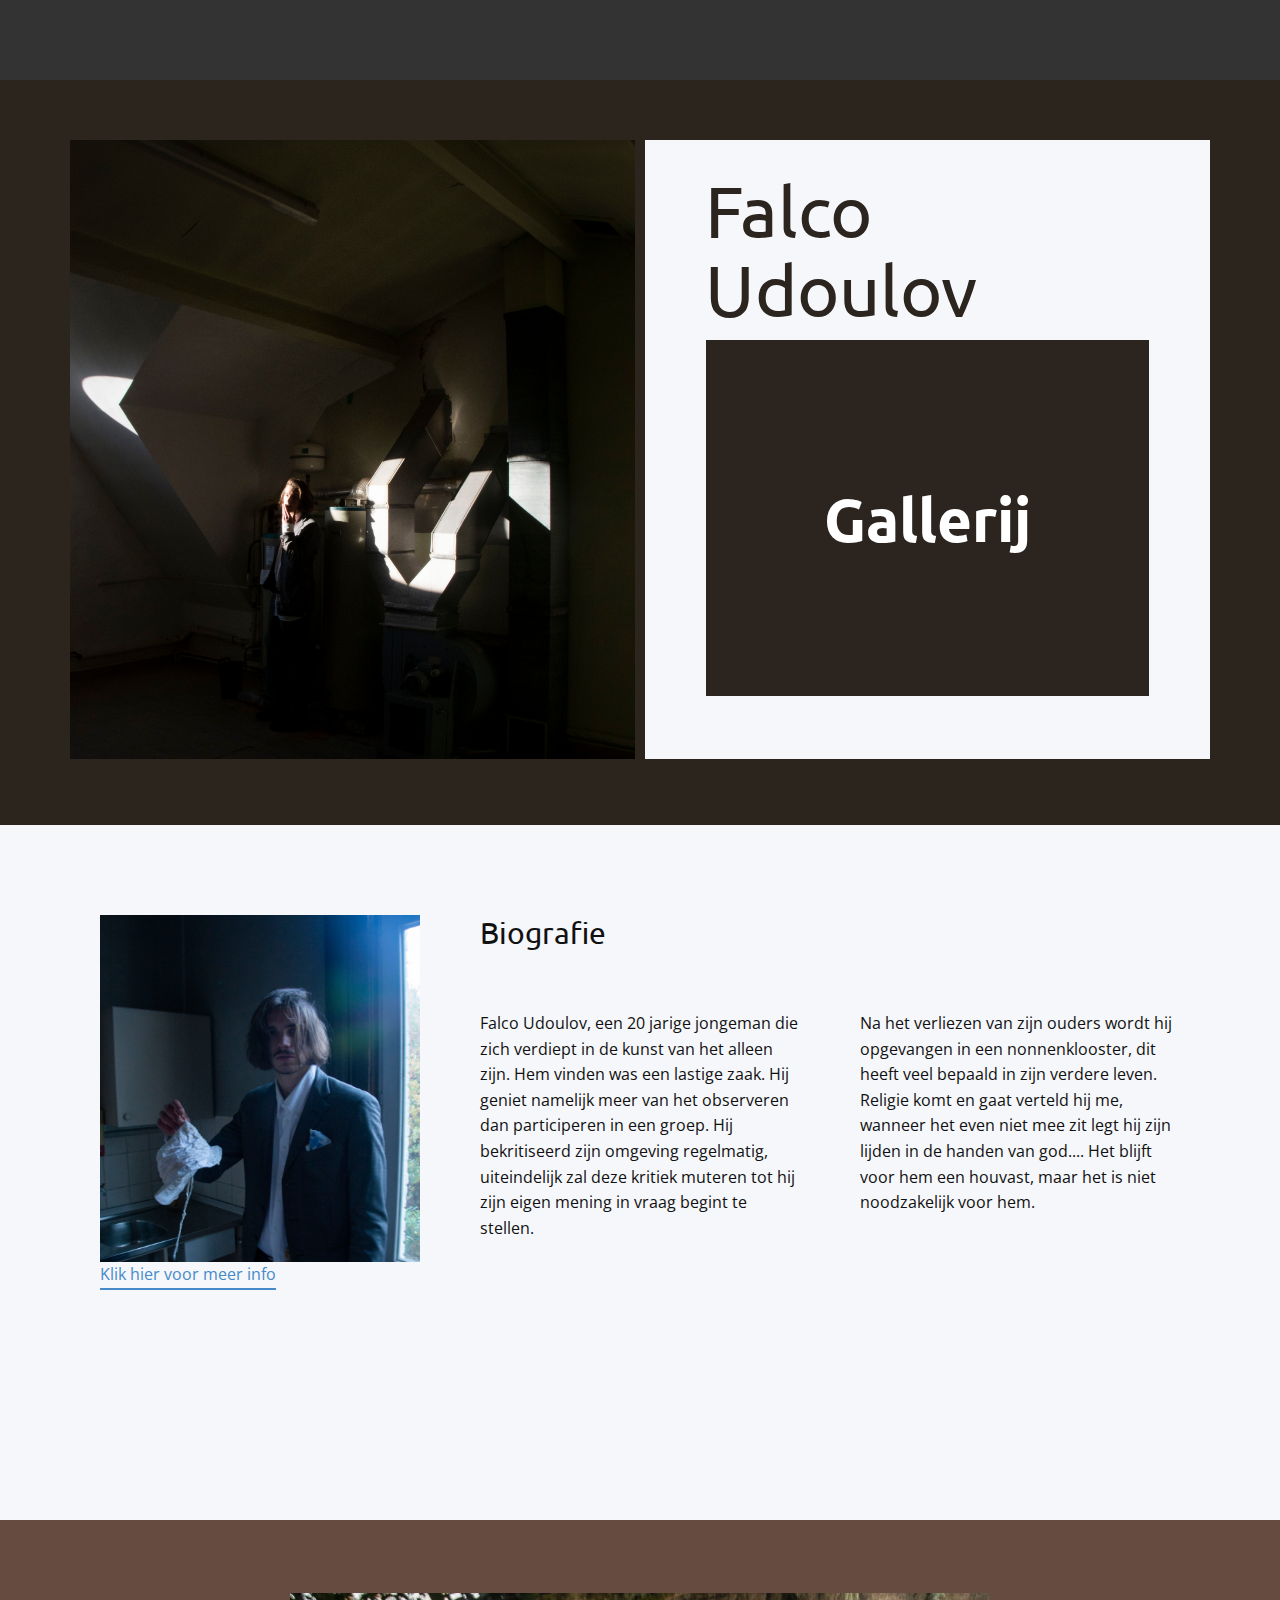
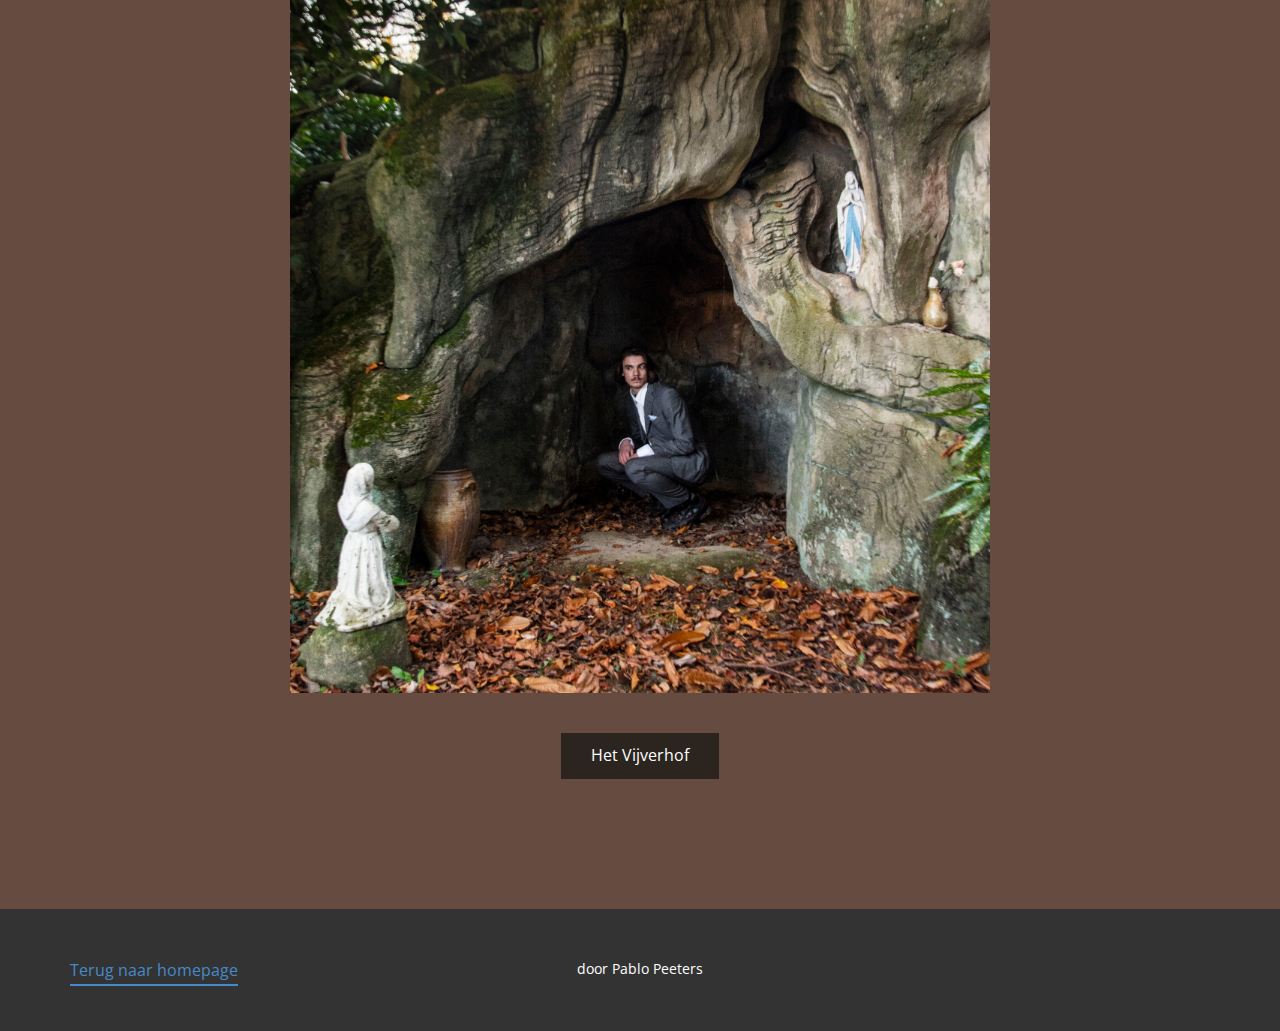
<file: index.html>
<!DOCTYPE html>
<html style="font-size: 16px;">
  <head>
    <meta name="viewport" content="width=device-width, initial-scale=1.0">
    <meta charset="utf-8">
    <meta name="keywords" content="Falco Udoulov">
    <meta name="description" content="">
    <meta name="page_type" content="np-template-header-footer-from-plugin">
    <title>Homepage</title>
    <link rel="stylesheet" href="falcon.css" media="screen">
<link rel="stylesheet" href="Homepage.css" media="screen">
    <script class="u-script" type="text/javascript" src="jquery.js" defer=""></script>
    <script class="u-script" type="text/javascript" src="falcon.js" defer=""></script>
    <meta name="generator" content="falcon 3.0.9, falcon.com">
    <link id="u-theme-google-font" rel="stylesheet" href="https://fonts.googleapis.com/css?family=Roboto:100,100i,300,300i,400,400i,500,500i,700,700i,900,900i|Open+Sans:300,300i,400,400i,600,600i,700,700i,800,800i">
    <link id="u-page-google-font" rel="stylesheet" href="https://fonts.googleapis.com/css?family=Ubuntu:300,300i,400,400i,500,500i,700,700i">
    
    
    
    
    <script type="application/ld+json">{
		"@context": "http://schema.org",
		"@type": "Organization",
		"name": "",
		"url": "index.html"
}</script>
    <meta property="og:title" content="Homepage">
    <meta property="og:type" content="website">
    <meta name="theme-color" content="#478ac9">
    <link rel="canonical" href="index.html">
    <meta property="og:url" content="index.html">
  </head>
  <body data-home-page="Homepage.html" data-home-page-title="Homepage" class="u-body"><header class="u-align-left u-clearfix u-grey-80 u-header u-header" id="sec-ec3d"><div class="u-clearfix u-sheet u-sheet-1"></div></header>
    <section class="u-clearfix u-custom-color-1 u-section-1" id="sec-c06d">
      <div class="u-clearfix u-sheet u-sheet-1">
        <div class="u-clearfix u-expanded-width u-gutter-10 u-layout-wrap u-layout-wrap-1">
          <div class="u-gutter-0 u-layout">
            <div class="u-layout-row" style="">
              <div class="u-size-30 u-size-60-md" style="">
                <div class="u-layout-row" style="">
                  <div class="u-align-left u-container-style u-image u-layout-cell u-left-cell u-size-60 u-image-1" src="">
                    <div class="u-container-layout u-valign-middle u-container-layout-1" src=""></div>
                  </div>
                </div>
              </div>
              <div class="u-size-30 u-size-60-md" style="">
                <div class="u-layout-col" style="">
                  <div class="u-align-left u-container-style u-layout-cell u-palette-5-light-3 u-right-cell u-size-60 u-layout-cell-2">
                    <div class="u-container-layout u-valign-top u-container-layout-2">
                      <h1 class="u-custom-font u-font-ubuntu u-text u-text-custom-color-2 u-title u-text-1">Falco Udoulov</h1>
                      <a href="Pagina-2.html" data-page-id="785925961" class="u-btn u-button-style u-custom-color-2 u-custom-font u-font-ubuntu u-btn-1">Gallerij</a>
                    </div>
                  </div>
                </div>
              </div>
            </div>
          </div>
        </div>
      </div>
    </section>
    <section class="u-clearfix u-palette-5-light-3 u-section-2" id="sec-642a">
      <div class="u-clearfix u-sheet u-sheet-1">
        <div class="u-clearfix u-expanded-width u-gutter-0 u-layout-spacing-vertical u-layout-wrap u-layout-wrap-1">
          <div class="u-layout">
            <div class="u-layout-row">
              <div class="u-size-20 u-size-60-md">
                <div class="u-layout-row">
                  <div class="u-container-style u-expand-resize u-layout-cell u-left-cell u-size-60 u-layout-cell-1" src="">
                    <div class="u-container-layout u-valign-top u-container-layout-1">
                      <img class="u-expanded-width u-image u-image-1" src="images/FALCO.JPG">
                      <a href="Pagina-1.html" data-page-id="2829507504" class="u-active-none u-border-2 u-border-palette-1-base u-btn u-btn-rectangle u-button-style u-hover-none u-none u-btn-1">Klik hier voor meer info</a>
                    </div>
                  </div>
                </div>
              </div>
              <div class="u-size-40 u-size-60-md">
                <div class="u-layout-col">
                  <div class="u-size-40">
                    <div class="u-layout-row">
                      <div class="u-align-left u-container-style u-layout-cell u-right-cell u-size-60 u-layout-cell-2">
                        <div class="u-container-layout u-valign-middle u-container-layout-2">
                          <h3 class="u-custom-font u-font-ubuntu u-text u-text-1">Biografie</h3>
                        </div>
                      </div>
                    </div>
                  </div>
                  <div class="u-size-20">
                    <div class="u-layout-row">
                      <div class="u-align-left u-container-style u-layout-cell u-size-30 u-layout-cell-3">
                        <div class="u-container-layout u-valign-top u-container-layout-3">
                          <p class="u-text u-text-2">Falco Udoulov, een 20 jarige jongeman die zich verdiept in de kunst van het alleen zijn. Hem vinden was een lastige zaak. Hij geniet namelijk meer van het observeren dan participeren in een groep. Hij bekritiseerd zijn omgeving regelmatig, uiteindelijk zal deze kritiek muteren tot hij zijn eigen mening in vraag begint te stellen.</p>
                        </div>
                      </div>
                      <div class="u-align-left u-container-style u-layout-cell u-right-cell u-size-30 u-layout-cell-4">
                        <div class="u-container-layout u-container-layout-4">
                          <p class="u-text u-text-default u-text-3">Na het verliezen van zijn ouders wordt hij opgevangen in een nonnenklooster, dit heeft veel bepaald in zijn verdere leven. Religie komt en gaat verteld hij me, wanneer het even niet mee zit legt hij zijn lijden in de handen van god.... Het blijft voor hem een houvast, maar het is niet noodzakelijk voor hem.</p>
                        </div>
                      </div>
                    </div>
                  </div>
                </div>
              </div>
            </div>
          </div>
        </div>
      </div>
    </section>
    <section class="u-clearfix u-custom-color-13 u-section-3" id="sec-6abe">
      <div class="u-clearfix u-sheet u-sheet-1">
        <img src="images/FALCO_4.JPG" alt="" class="u-image u-image-default u-preserve-proportions u-image-1" data-image-width="3732" data-image-height="3732">
        <a href="Het-Vijverhof.html" data-page-id="2072408260" class="u-btn u-button-style u-custom-color-2 u-btn-1">Het Vijverhof<br>
        </a>
      </div>
    </section>
    
    
    <footer class="u-align-center u-clearfix u-footer u-grey-80 u-footer" id="sec-0969"><div class="u-clearfix u-sheet u-sheet-1">
        <p class="u-small-text u-text u-text-variant u-text-1">door Pablo Peeters</p>
        <a href="Homepage.html" data-page-id="2910201064" class="u-active-none u-border-2 u-border-palette-1-base u-btn u-btn-rectangle u-button-style u-hover-none u-none u-btn-1">Terug naar homepage</a>
      </div></footer>
    
  </body>
</html>
</file>
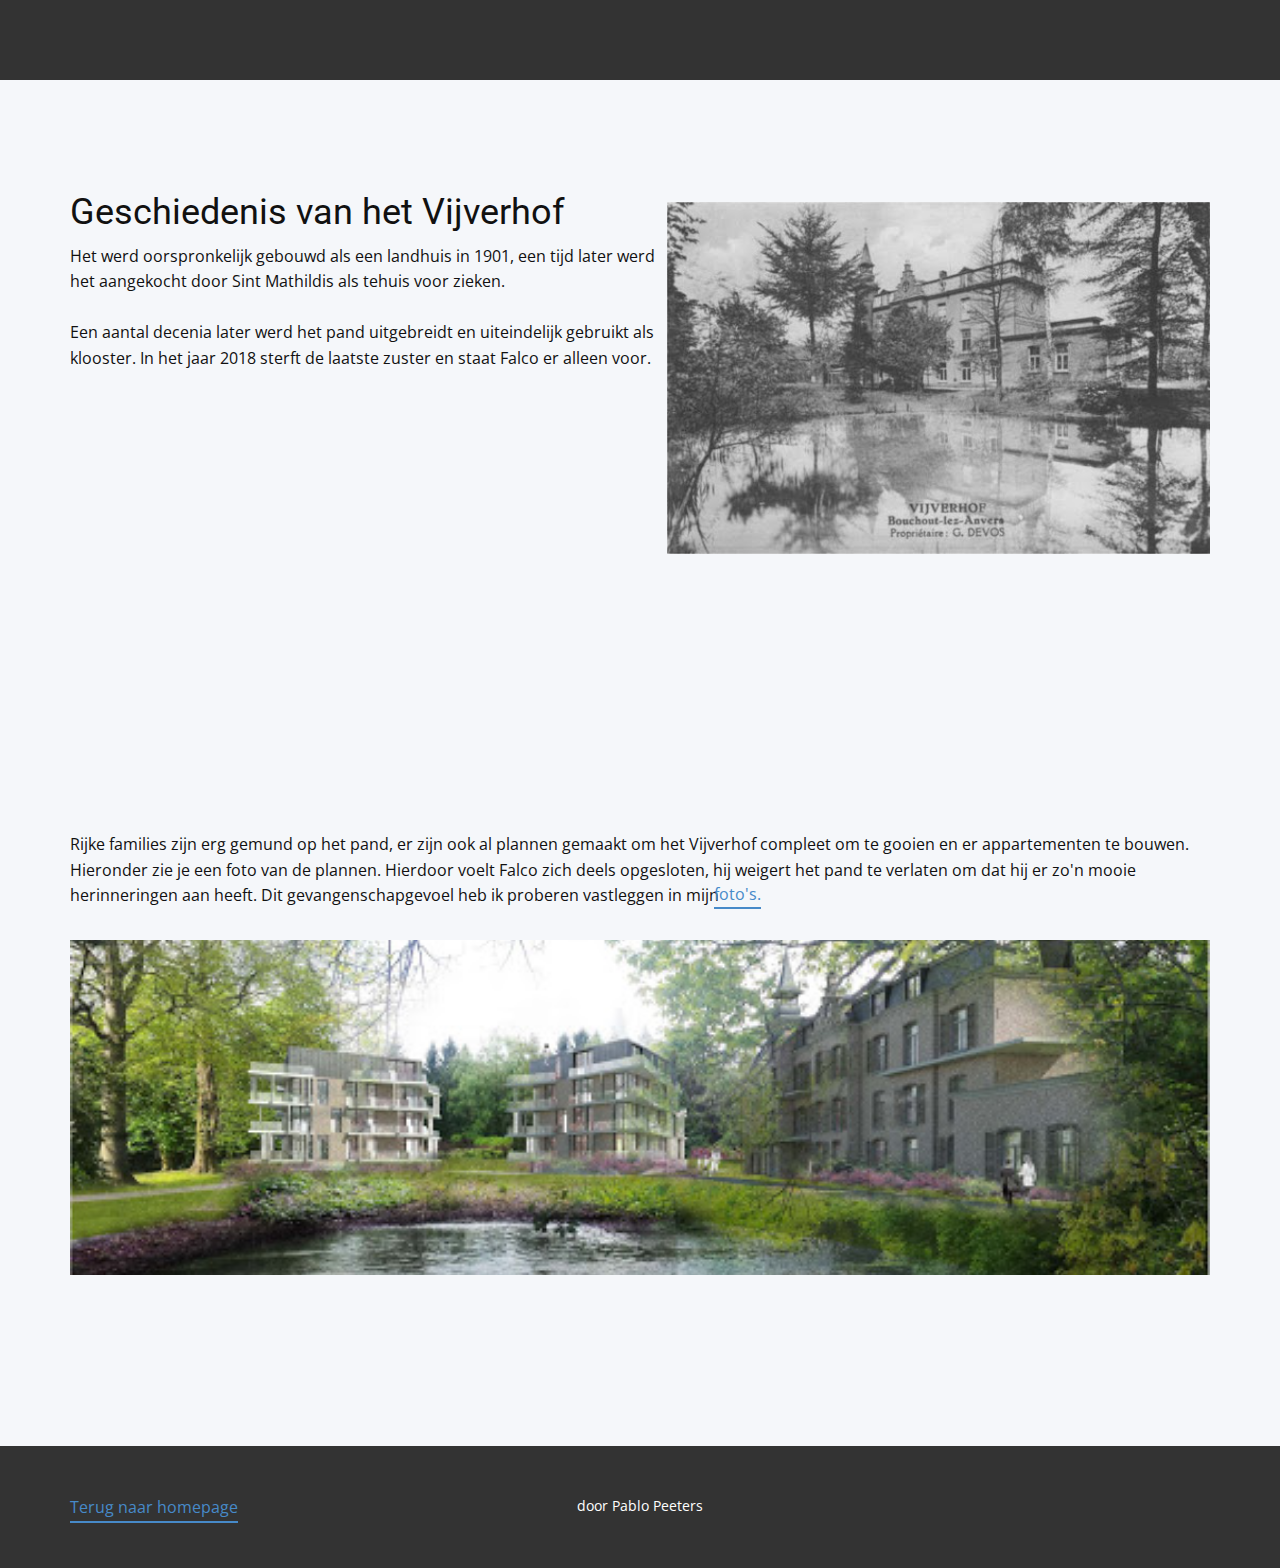
<file: Het-Vijverhof.html>
<!DOCTYPE html>
<html style="font-size: 16px;">
  <head>
    <meta name="viewport" content="width=device-width, initial-scale=1.0">
    <meta charset="utf-8">
    <meta name="keywords" content="INTUITIVE">
    <meta name="description" content="">
    <meta name="page_type" content="np-template-header-footer-from-plugin">
    <title>Het Vijverhof</title>
    <link rel="stylesheet" href="falcon.css" media="screen">
<link rel="stylesheet" href="Het-Vijverhof.css" media="screen">
    <script class="u-script" type="text/javascript" src="jquery.js" defer=""></script>
    <script class="u-script" type="text/javascript" src="falcon.js" defer=""></script>
    <meta name="generator" content="falcon 3.0.9, falcon.com">
    <link id="u-theme-google-font" rel="stylesheet" href="https://fonts.googleapis.com/css?family=Roboto:100,100i,300,300i,400,400i,500,500i,700,700i,900,900i|Open+Sans:300,300i,400,400i,600,600i,700,700i,800,800i">
    
    
    <script type="application/ld+json">{
		"@context": "http://schema.org",
		"@type": "Organization",
		"name": "",
		"url": "index.html"
}</script>
    <meta property="og:title" content="Het Vijverhof">
    <meta property="og:type" content="website">
    <meta name="theme-color" content="#478ac9">
    <link rel="canonical" href="index.html">
    <meta property="og:url" content="index.html">
  </head>
  <body class="u-body"><header class="u-align-left u-clearfix u-grey-80 u-header u-header" id="sec-ec3d"><div class="u-clearfix u-sheet u-sheet-1"></div></header>
    <section class="u-clearfix u-palette-5-light-3 u-section-1" id="sec-38e6">
      <div class="u-clearfix u-sheet u-sheet-1">
        <h2 class="u-subtitle u-text u-text-1">Geschiedenis van het Vijverhof</h2>
        <img src="images/unnamed.jpg" alt="" class="u-image u-image-default u-image-1" data-image-width="512" data-image-height="332">
        <p class="u-text u-text-2">Het werd oorspronkelijk gebouwd als een landhuis in 1901, een tijd later werd het aangekocht door Sint Mathildis als tehuis voor zieken.&nbsp;<br>
          <br>Een aantal decenia later werd het pand uitgebreidt en uiteindelijk gebruikt als klooster. In het jaar 2018 sterft de laatste zuster en staat Falco er alleen voor.<br>
          <br>
          <br>&nbsp;<br>
          <br>
        </p>
        <p class="u-text u-text-3">Rijke families zijn erg gemund op het pand, er zijn ook al plannen gemaakt om het Vijverhof compleet om te gooien en er appartementen te bouwen.&nbsp;<br>Hieronder zie je een foto van de plannen. Hierdoor voelt Falco zich deels opgesloten, hij weigert het pand te verlaten om dat hij er zo'n mooie herinneringen aan heeft. Dit gevangenschapgevoel heb ik proberen vastleggen in mijn&nbsp;
        </p>
        <a href="Pagina-2.html" data-page-id="785925961" class="u-active-none u-border-2 u-border-palette-1-base u-btn u-btn-rectangle u-button-style u-hover-none u-none u-btn-1">foto's.</a>
        <img src="images/APPARTEMENTEN.jpg" alt="" class="u-expanded-width u-image u-image-default u-image-2" data-image-width="512" data-image-height="186">
      </div>
    </section>
    
    
    <footer class="u-align-center u-clearfix u-footer u-grey-80 u-footer" id="sec-0969"><div class="u-clearfix u-sheet u-sheet-1">
        <p class="u-small-text u-text u-text-variant u-text-1">door Pablo Peeters</p>
        <a href="Homepage.html" data-page-id="2910201064" class="u-active-none u-border-2 u-border-palette-1-base u-btn u-btn-rectangle u-button-style u-hover-none u-none u-btn-1">Terug naar homepage</a>
      </div></footer>
    
  </body>
</html>
</file>
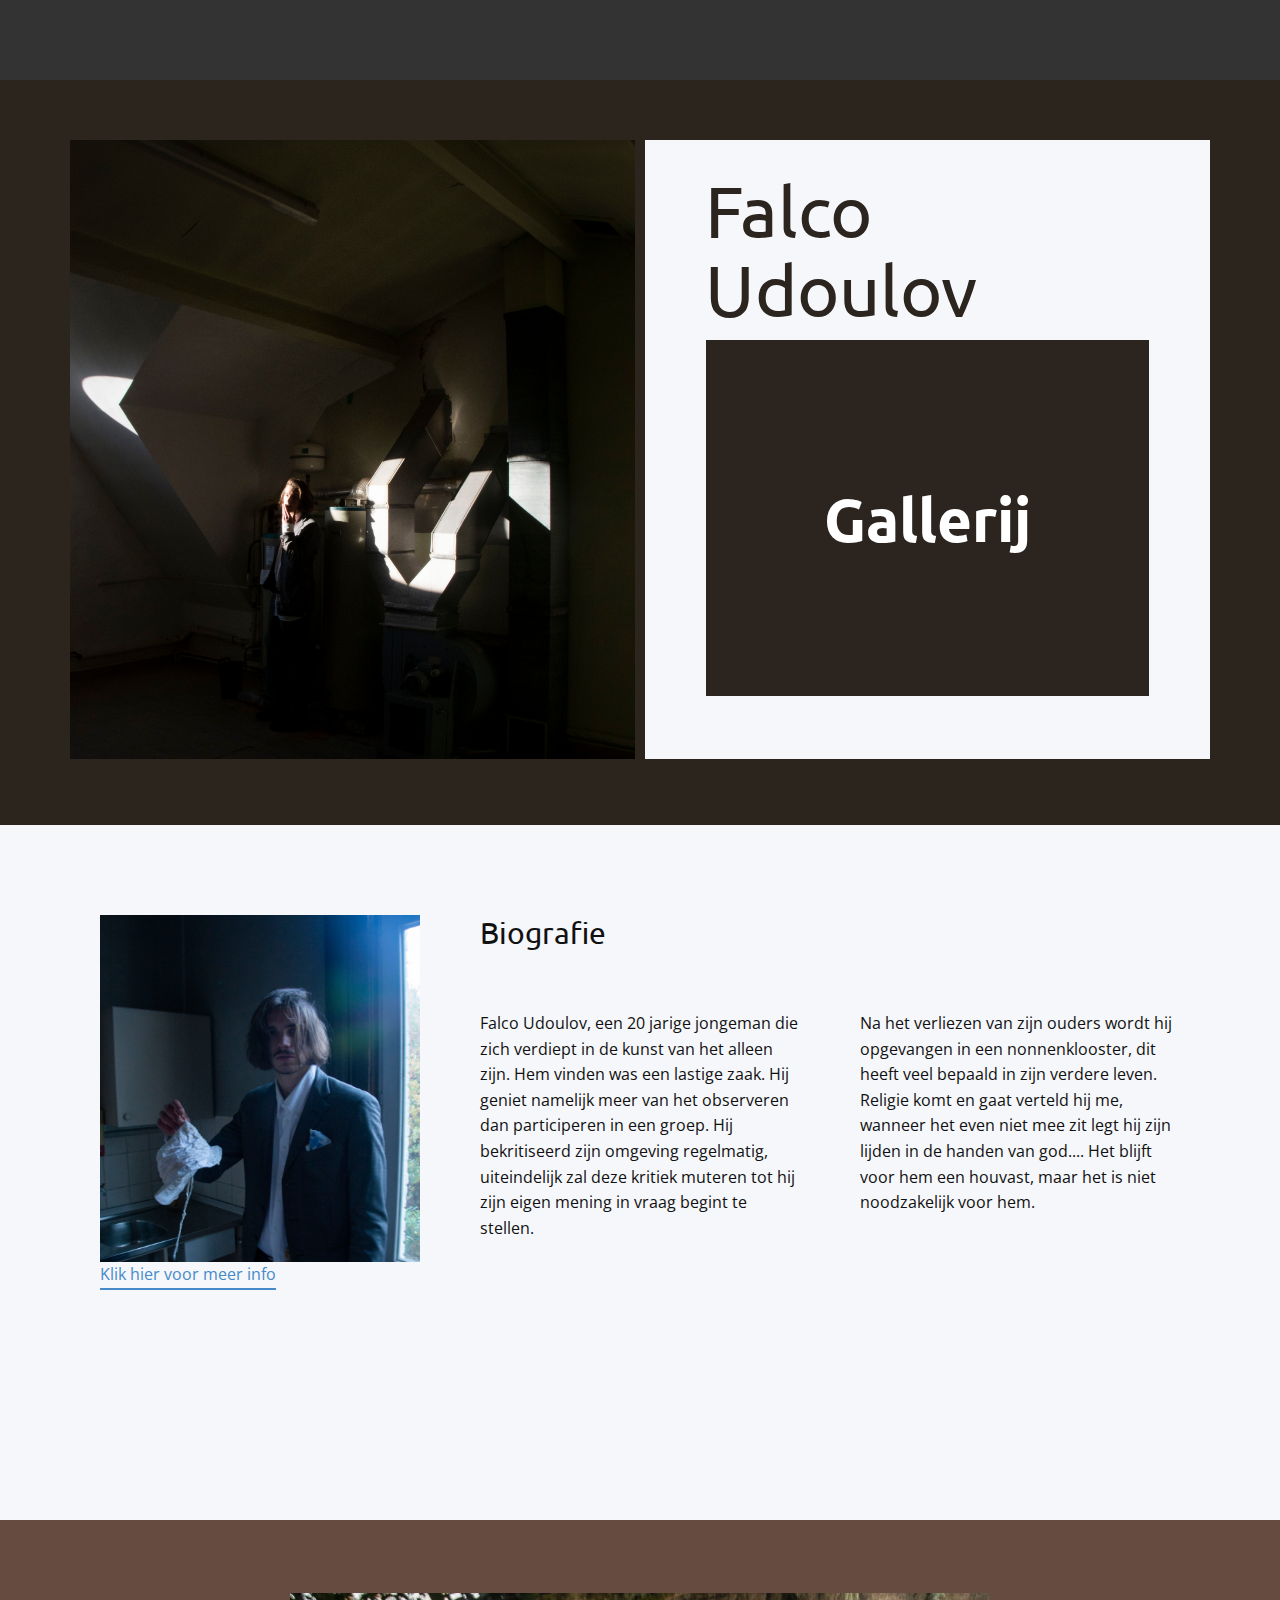
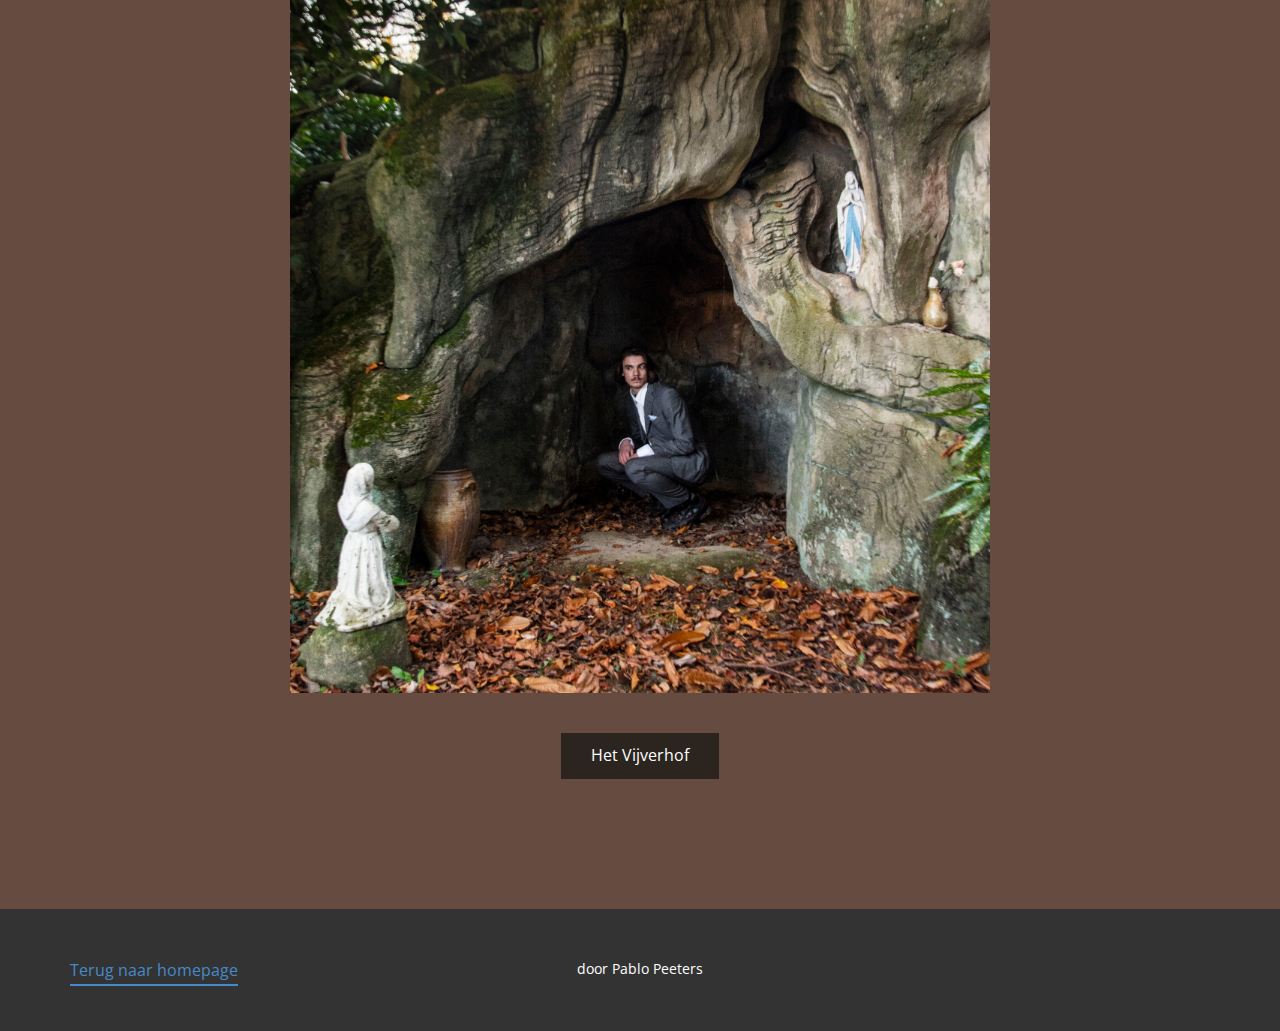
<file: Homepage.html>
<!DOCTYPE html>
<html style="font-size: 16px;">
  <head>
    <meta name="viewport" content="width=device-width, initial-scale=1.0">
    <meta charset="utf-8">
    <meta name="keywords" content="Falco Udoulov">
    <meta name="description" content="">
    <meta name="page_type" content="np-template-header-footer-from-plugin">
    <title>Homepage</title>
    <link rel="stylesheet" href="falcon.css" media="screen">
<link rel="stylesheet" href="Homepage.css" media="screen">
    <script class="u-script" type="text/javascript" src="jquery.js" defer=""></script>
    <script class="u-script" type="text/javascript" src="falcon.js" defer=""></script>
    <meta name="generator" content="falcon 3.0.9, falcon.com">
    <link id="u-theme-google-font" rel="stylesheet" href="https://fonts.googleapis.com/css?family=Roboto:100,100i,300,300i,400,400i,500,500i,700,700i,900,900i|Open+Sans:300,300i,400,400i,600,600i,700,700i,800,800i">
    <link id="u-page-google-font" rel="stylesheet" href="https://fonts.googleapis.com/css?family=Ubuntu:300,300i,400,400i,500,500i,700,700i">
    
    
    
    
    <script type="application/ld+json">{
		"@context": "http://schema.org",
		"@type": "Organization",
		"name": "",
		"url": "index.html"
}</script>
    <meta property="og:title" content="Homepage">
    <meta property="og:type" content="website">
    <meta name="theme-color" content="#478ac9">
    <link rel="canonical" href="index.html">
    <meta property="og:url" content="index.html">
  </head>
  <body class="u-body"><header class="u-align-left u-clearfix u-grey-80 u-header u-header" id="sec-ec3d"><div class="u-clearfix u-sheet u-sheet-1"></div></header>
    <section class="u-clearfix u-custom-color-1 u-section-1" id="sec-c06d">
      <div class="u-clearfix u-sheet u-sheet-1">
        <div class="u-clearfix u-expanded-width u-gutter-10 u-layout-wrap u-layout-wrap-1">
          <div class="u-gutter-0 u-layout">
            <div class="u-layout-row" style="">
              <div class="u-size-30 u-size-60-md" style="">
                <div class="u-layout-row" style="">
                  <div class="u-align-left u-container-style u-image u-layout-cell u-left-cell u-size-60 u-image-1" src="">
                    <div class="u-container-layout u-valign-middle u-container-layout-1" src=""></div>
                  </div>
                </div>
              </div>
              <div class="u-size-30 u-size-60-md" style="">
                <div class="u-layout-col" style="">
                  <div class="u-align-left u-container-style u-layout-cell u-palette-5-light-3 u-right-cell u-size-60 u-layout-cell-2">
                    <div class="u-container-layout u-valign-top u-container-layout-2">
                      <h1 class="u-custom-font u-font-ubuntu u-text u-text-custom-color-2 u-title u-text-1">Falco Udoulov</h1>
                      <a href="Pagina-2.html" data-page-id="785925961" class="u-btn u-button-style u-custom-color-2 u-custom-font u-font-ubuntu u-btn-1">Gallerij</a>
                    </div>
                  </div>
                </div>
              </div>
            </div>
          </div>
        </div>
      </div>
    </section>
    <section class="u-clearfix u-palette-5-light-3 u-section-2" id="sec-642a">
      <div class="u-clearfix u-sheet u-sheet-1">
        <div class="u-clearfix u-expanded-width u-gutter-0 u-layout-spacing-vertical u-layout-wrap u-layout-wrap-1">
          <div class="u-layout">
            <div class="u-layout-row">
              <div class="u-size-20 u-size-60-md">
                <div class="u-layout-row">
                  <div class="u-container-style u-expand-resize u-layout-cell u-left-cell u-size-60 u-layout-cell-1" src="">
                    <div class="u-container-layout u-valign-top u-container-layout-1">
                      <img class="u-expanded-width u-image u-image-1" src="images/FALCO.JPG">
                      <a href="Pagina-1.html" data-page-id="2829507504" class="u-active-none u-border-2 u-border-palette-1-base u-btn u-btn-rectangle u-button-style u-hover-none u-none u-btn-1">Klik hier voor meer info</a>
                    </div>
                  </div>
                </div>
              </div>
              <div class="u-size-40 u-size-60-md">
                <div class="u-layout-col">
                  <div class="u-size-40">
                    <div class="u-layout-row">
                      <div class="u-align-left u-container-style u-layout-cell u-right-cell u-size-60 u-layout-cell-2">
                        <div class="u-container-layout u-valign-middle u-container-layout-2">
                          <h3 class="u-custom-font u-font-ubuntu u-text u-text-1">Biografie</h3>
                        </div>
                      </div>
                    </div>
                  </div>
                  <div class="u-size-20">
                    <div class="u-layout-row">
                      <div class="u-align-left u-container-style u-layout-cell u-size-30 u-layout-cell-3">
                        <div class="u-container-layout u-valign-top u-container-layout-3">
                          <p class="u-text u-text-2">Falco Udoulov, een 20 jarige jongeman die zich verdiept in de kunst van het alleen zijn. Hem vinden was een lastige zaak. Hij geniet namelijk meer van het observeren dan participeren in een groep. Hij bekritiseerd zijn omgeving regelmatig, uiteindelijk zal deze kritiek muteren tot hij zijn eigen mening in vraag begint te stellen.</p>
                        </div>
                      </div>
                      <div class="u-align-left u-container-style u-layout-cell u-right-cell u-size-30 u-layout-cell-4">
                        <div class="u-container-layout u-container-layout-4">
                          <p class="u-text u-text-default u-text-3">Na het verliezen van zijn ouders wordt hij opgevangen in een nonnenklooster, dit heeft veel bepaald in zijn verdere leven. Religie komt en gaat verteld hij me, wanneer het even niet mee zit legt hij zijn lijden in de handen van god.... Het blijft voor hem een houvast, maar het is niet noodzakelijk voor hem.</p>
                        </div>
                      </div>
                    </div>
                  </div>
                </div>
              </div>
            </div>
          </div>
        </div>
      </div>
    </section>
    <section class="u-clearfix u-custom-color-13 u-section-3" id="sec-6abe">
      <div class="u-clearfix u-sheet u-sheet-1">
        <img src="images/FALCO_4.JPG" alt="" class="u-image u-image-default u-preserve-proportions u-image-1" data-image-width="3732" data-image-height="3732">
        <a href="Het-Vijverhof.html" data-page-id="2072408260" class="u-btn u-button-style u-custom-color-2 u-btn-1">Het Vijverhof<br>
        </a>
      </div>
    </section>
    
    
    <footer class="u-align-center u-clearfix u-footer u-grey-80 u-footer" id="sec-0969"><div class="u-clearfix u-sheet u-sheet-1">
        <p class="u-small-text u-text u-text-variant u-text-1">door Pablo Peeters</p>
        <a href="Homepage.html" data-page-id="2910201064" class="u-active-none u-border-2 u-border-palette-1-base u-btn u-btn-rectangle u-button-style u-hover-none u-none u-btn-1">Terug naar homepage</a>
      </div></footer>
    
  </body>
</html>
</file>
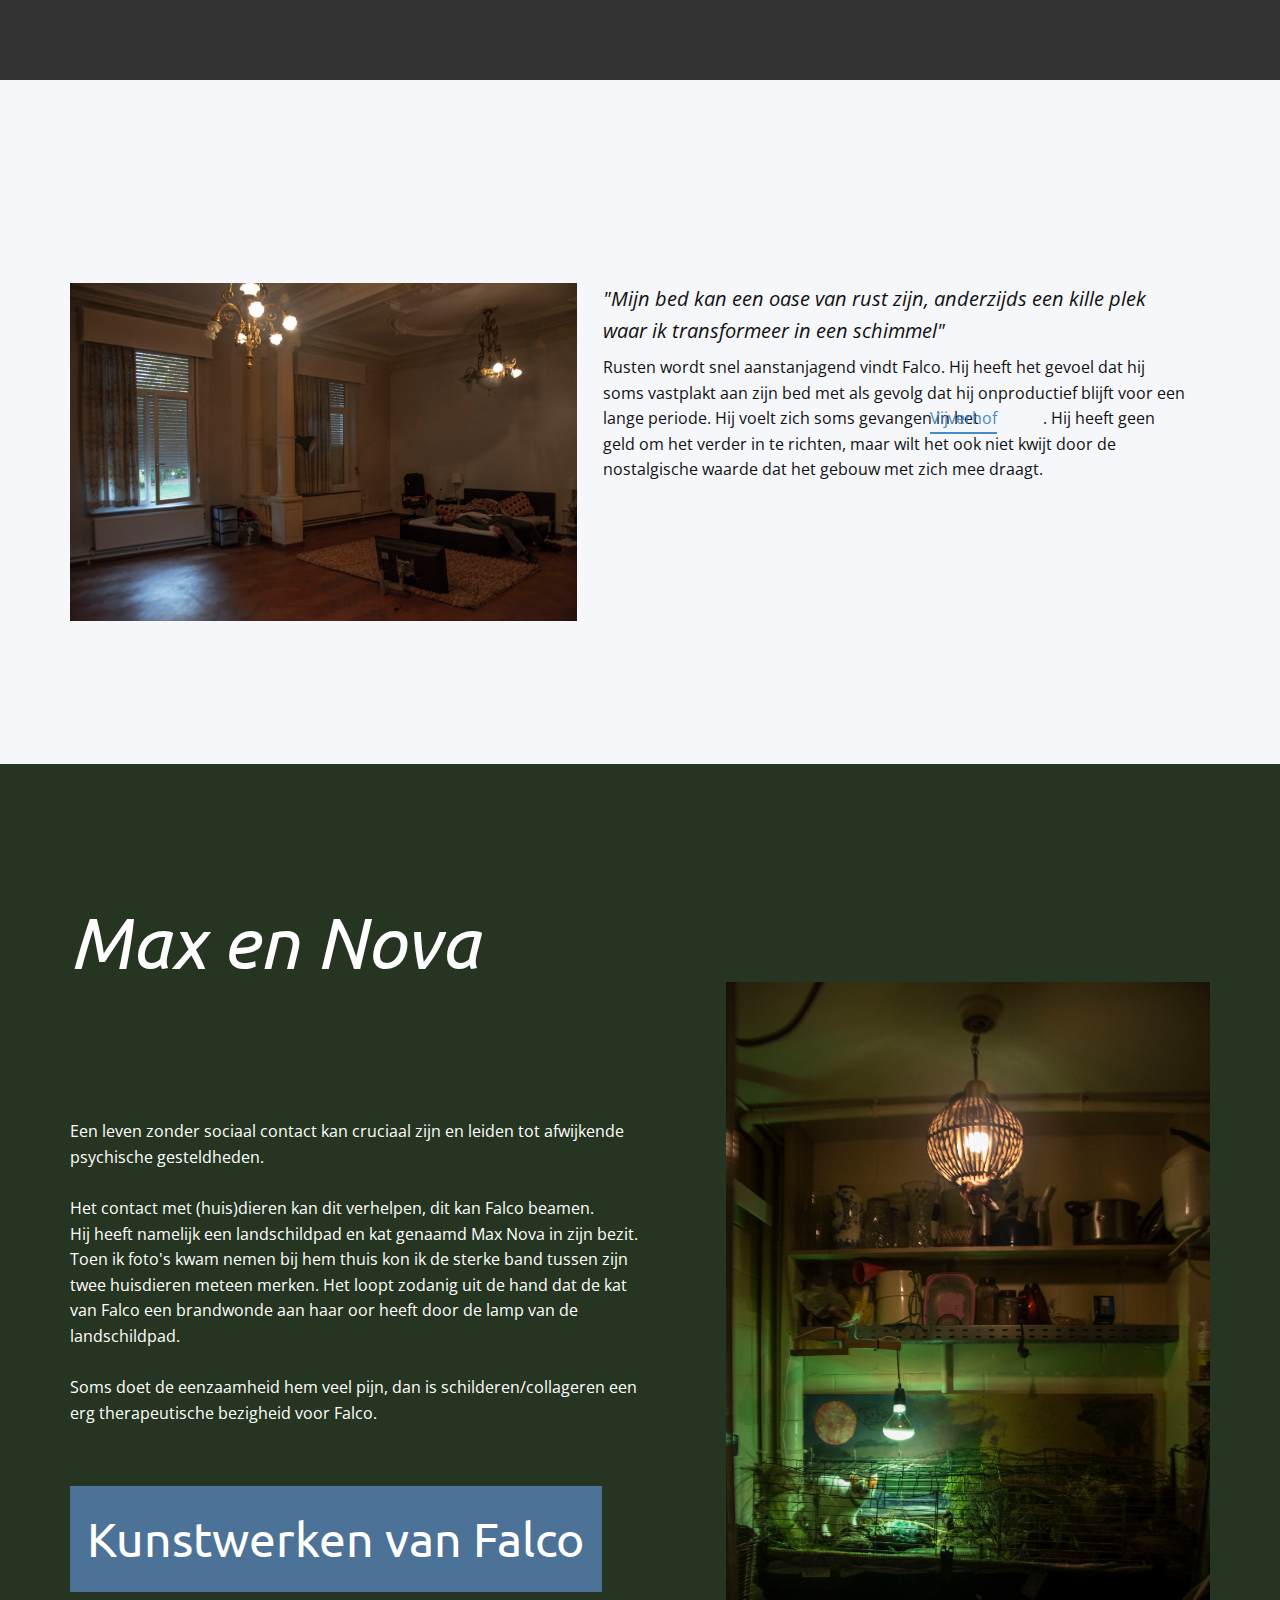
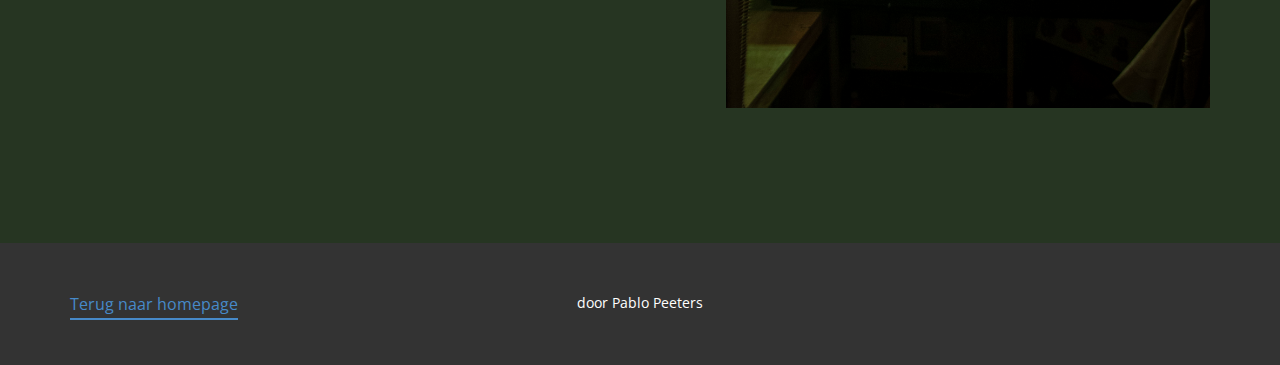
<file: Pagina-1.html>
<!DOCTYPE html>
<html style="font-size: 16px;">
  <head>
    <meta name="viewport" content="width=device-width, initial-scale=1.0">
    <meta charset="utf-8">
    <meta name="keywords" content="Max en Nova">
    <meta name="description" content="">
    <meta name="page_type" content="np-template-header-footer-from-plugin">
    <title>Pagina 1</title>
    <link rel="stylesheet" href="falcon.css" media="screen">
<link rel="stylesheet" href="Pagina-1.css" media="screen">
    <script class="u-script" type="text/javascript" src="jquery.js" defer=""></script>
    <script class="u-script" type="text/javascript" src="falcon.js" defer=""></script>
    <meta name="generator" content="falcon 3.0.9, falcon.com">
    <link id="u-theme-google-font" rel="stylesheet" href="https://fonts.googleapis.com/css?family=Roboto:100,100i,300,300i,400,400i,500,500i,700,700i,900,900i|Open+Sans:300,300i,400,400i,600,600i,700,700i,800,800i">
    <link id="u-page-google-font" rel="stylesheet" href="https://fonts.googleapis.com/css?family=Ubuntu:300,300i,400,400i,500,500i,700,700i">
    
    
    
    <script type="application/ld+json">{
		"@context": "http://schema.org",
		"@type": "Organization",
		"name": "",
		"url": "index.html"
}</script>
    <meta property="og:title" content="Pagina 1">
    <meta property="og:type" content="website">
    <meta name="theme-color" content="#478ac9">
    <link rel="canonical" href="index.html">
    <meta property="og:url" content="index.html">
  </head>
  <body class="u-body"><header class="u-align-left u-clearfix u-grey-80 u-header u-header" id="sec-ec3d"><div class="u-clearfix u-sheet u-sheet-1"></div></header>
    <section class="u-clearfix u-palette-5-light-3 u-section-1" id="sec-d9d3">
      <div class="u-clearfix u-sheet u-sheet-1">
        <p class="u-text u-text-1">"Mijn bed kan een oase van rust zijn, anderzijds een kille plek waar ik transformeer in een schimmel"&nbsp;</p>
        <img src="images/FALCO_8.JPG" alt="" class="u-image u-image-default u-image-1" data-image-width="1600" data-image-height="1067">
        <p class="u-text u-text-2">Rusten wordt snel aanstanjagend vindt Falco. Hij heeft het gevoel dat hij soms vastplakt aan zijn bed met als gevolg dat hij onproductief blijft voor een lange periode. Hij voelt zich soms gevangen in het&nbsp; &nbsp; &nbsp; &nbsp; &nbsp; &nbsp; &nbsp; &nbsp; . Hij heeft geen geld om het verder in te richten, maar wilt het ook niet kwijt door de nostalgische waarde dat het gebouw met zich mee draagt.</p>
        <a href="Het-Vijverhof.html" data-page-id="2072408260" class="u-active-none u-border-2 u-border-palette-1-base u-btn u-btn-rectangle u-button-style u-hover-none u-none u-btn-1">Vijverhof</a>
      </div>
    </section>
    <section class="u-clearfix u-custom-color-14 u-section-2" id="sec-2d74">
      <div class="u-clearfix u-sheet u-sheet-1">
        <h1 class="u-custom-font u-font-ubuntu u-text u-title u-text-1">Max en Nova</h1>
        <p class="u-text u-text-2">Een leven zonder sociaal contact kan cruciaal zijn en leiden tot afwijkende psychische gesteldheden.&nbsp;<br>
          <br>Het contact met (huis)dieren kan dit verhelpen, dit kan Falco beamen.<br>Hij heeft namelijk een landschildpad en kat genaamd Max Nova in zijn bezit. Toen ik foto's kwam nemen bij hem thuis kon ik de sterke band tussen zijn twee huisdieren meteen merken. Het loopt zodanig uit de hand dat de kat van Falco een brandwonde aan haar oor heeft door de lamp van de landschildpad.<br>
          <br>Soms doet de eenzaamheid hem veel pijn, dan is schilderen/collageren een erg therapeutische bezigheid voor Falco.
        </p>
        <img src="images/FALCO_1.JPG" alt="" class="u-image u-image-default u-image-1" data-image-width="3582" data-image-height="5373">
        <a href="SCHILDERWERKEN.html" data-page-id="85774876" class="u-btn u-button-style u-custom-font u-font-ubuntu u-palette-1-dark-1 u-btn-1">Kunstwerken van Falco</a>
      </div>
    </section>
    
    
    <footer class="u-align-center u-clearfix u-footer u-grey-80 u-footer" id="sec-0969"><div class="u-clearfix u-sheet u-sheet-1">
        <p class="u-small-text u-text u-text-variant u-text-1">door Pablo Peeters</p>
        <a href="Homepage.html" data-page-id="2910201064" class="u-active-none u-border-2 u-border-palette-1-base u-btn u-btn-rectangle u-button-style u-hover-none u-none u-btn-1">Terug naar homepage</a>
      </div></footer>
    
  </body>
</html>
</file>
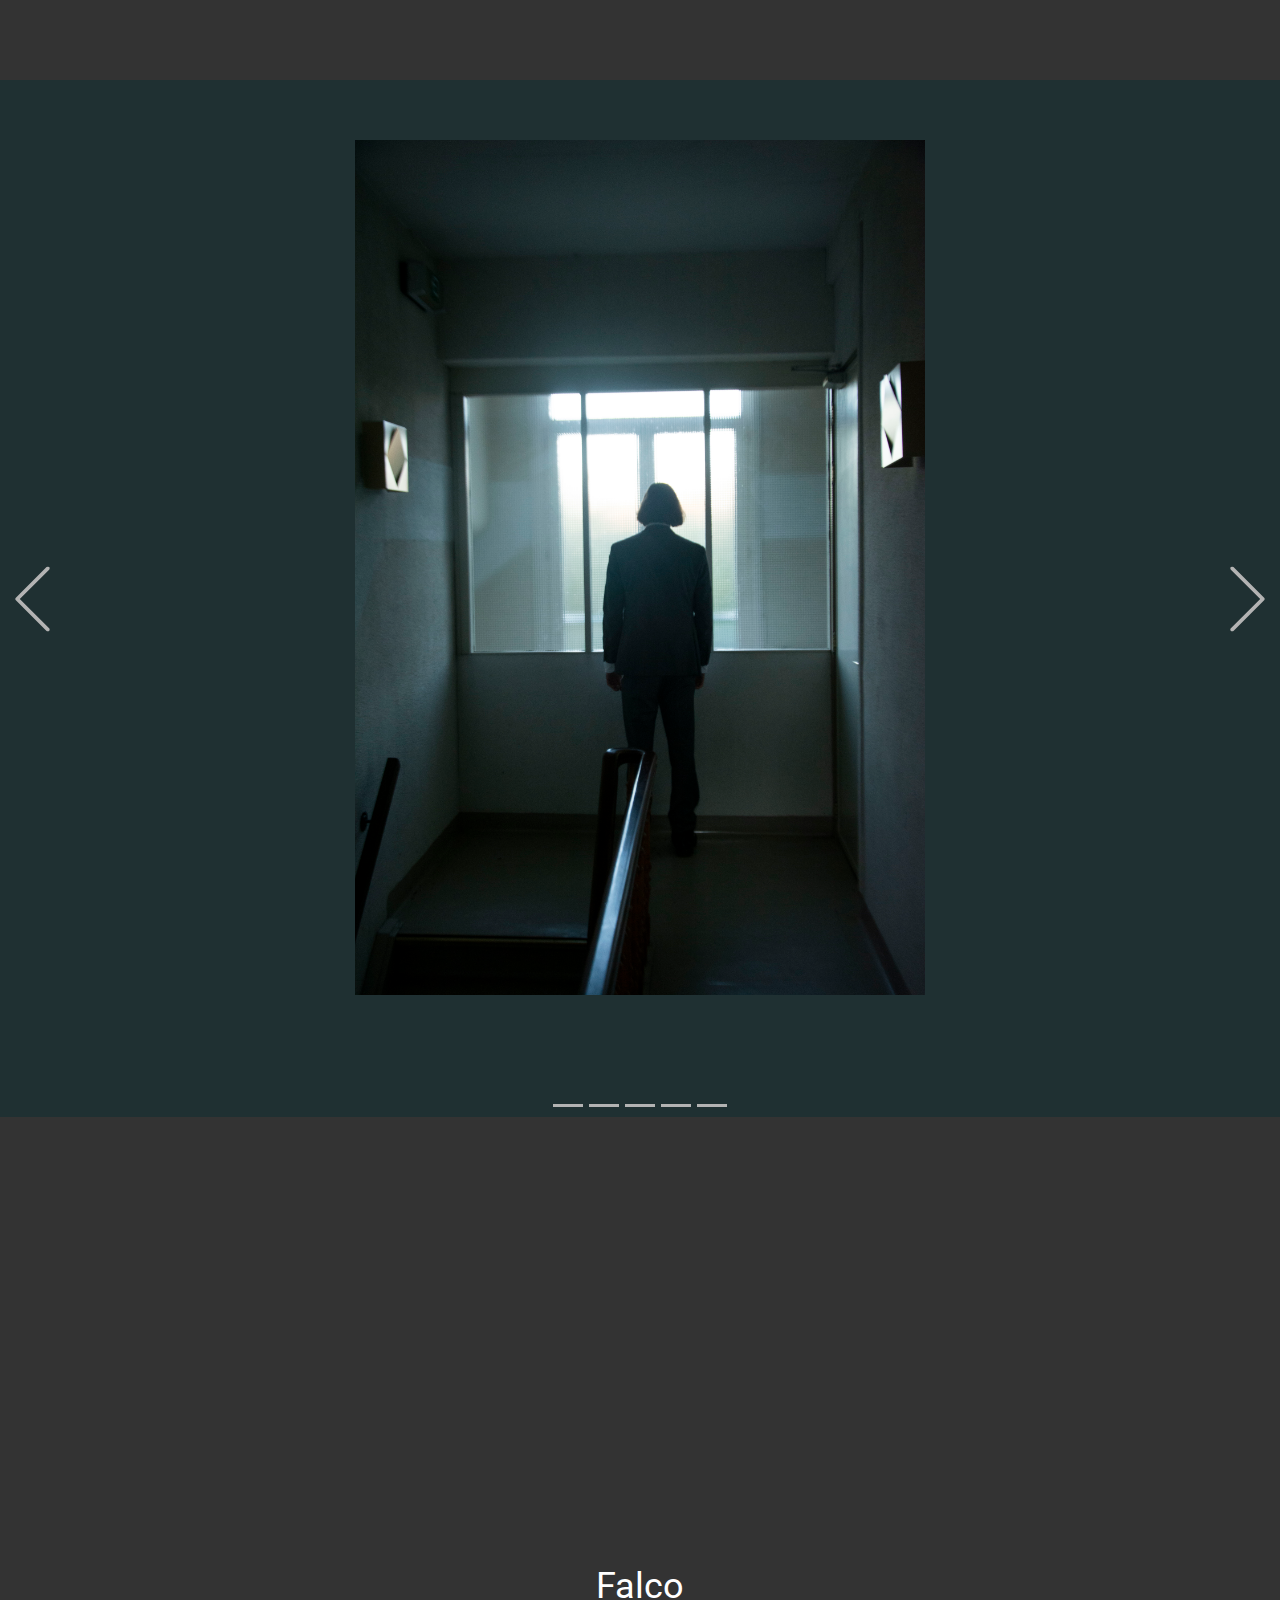
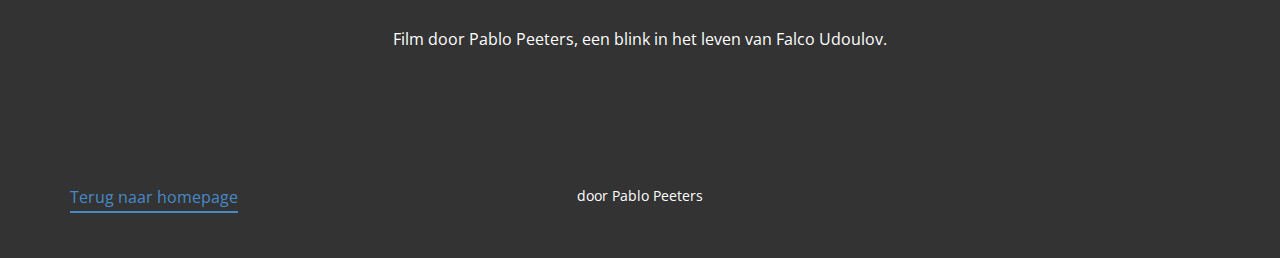
<file: Pagina-2.html>
<!DOCTYPE html>
<html style="font-size: 16px;">
  <head>
    <meta name="viewport" content="width=device-width, initial-scale=1.0">
    <meta charset="utf-8">
    <meta name="keywords" content="Falco">
    <meta name="description" content="">
    <meta name="page_type" content="np-template-header-footer-from-plugin">
    <title>Pagina 2</title>
    <link rel="stylesheet" href="falcon.css" media="screen">
<link rel="stylesheet" href="Pagina-2.css" media="screen">
    <script class="u-script" type="text/javascript" src="jquery.js" defer=""></script>
    <script class="u-script" type="text/javascript" src="falcon.js" defer=""></script>
    <meta name="generator" content="falcon 3.0.9, falcon.com">
    
    
    
    
    
    <link id="u-theme-google-font" rel="stylesheet" href="https://fonts.googleapis.com/css?family=Roboto:100,100i,300,300i,400,400i,500,500i,700,700i,900,900i|Open+Sans:300,300i,400,400i,600,600i,700,700i,800,800i">
    
    
    
    <script type="application/ld+json">{
		"@context": "http://schema.org",
		"@type": "Organization",
		"name": "",
		"url": "index.html"
}</script>
    <meta property="og:title" content="Pagina 2">
    <meta property="og:type" content="website">
    <meta name="theme-color" content="#478ac9">
    <link rel="canonical" href="index.html">
    <meta property="og:url" content="index.html">
  </head>
  <body class="u-body"><header class="u-align-left u-clearfix u-grey-80 u-header u-header" id="sec-ec3d"><div class="u-clearfix u-sheet u-sheet-1"></div></header>
    <section class="u-carousel u-slide u-block-f202-1" id="carousel_fec0" data-interval="5000" data-u-ride="carousel">
      <ol class="u-absolute-hcenter u-carousel-indicators u-block-f202-2">
        <li data-u-target="#carousel_fec0" data-u-slide-to="0" class="u-active u-grey-30"></li>
        <li data-u-target="#carousel_fec0" class="u-grey-30" data-u-slide-to="1"></li>
        <li data-u-target="#carousel_fec0" class="u-grey-30" data-u-slide-to="2"></li>
        <li data-u-target="#carousel_fec0" class="u-grey-30" data-u-slide-to="3"></li>
        <li data-u-target="#carousel_fec0" class="u-grey-30" data-u-slide-to="4"></li>
      </ol>
      <div class="u-carousel-inner" role="listbox">
        <div class="u-active u-carousel-item u-clearfix u-custom-color-5 u-section-1-1">
          <div class="u-clearfix u-sheet u-sheet-1">
            <img src="images/FALCO_16.JPG" alt="" class="u-image u-image-default u-image-1" data-image-width="1067" data-image-height="1600">
          </div>
        </div>
        <div class="u-carousel-item u-clearfix u-custom-color-6 u-section-1-2">
          <div class="u-clearfix u-sheet u-sheet-1">
            <img src="images/FALCO_2.JPG" alt="" class="u-image u-image-default u-image-1" data-image-width="1067" data-image-height="1600">
          </div>
        </div>
        <div class="u-carousel-item u-clearfix u-custom-color-7 u-section-1-3">
          <div class="u-clearfix u-sheet u-sheet-1">
            <img src="images/FALCO_31.JPG" alt="" class="u-image u-image-default u-image-1" data-image-width="1067" data-image-height="1600">
          </div>
        </div>
        <div class="u-carousel-item u-clearfix u-custom-color-9 u-section-1-4">
          <div class="u-clearfix u-sheet u-sheet-1">
            <img src="images/FALCO_25.JPG" alt="" class="u-image u-image-default u-image-1" data-image-width="995" data-image-height="1600">
          </div>
        </div>
        <div class="u-carousel-item u-clearfix u-custom-color-10 u-section-1-5">
          <div class="u-clearfix u-sheet u-sheet-1">
            <img src="images/FALCO_26.JPG" alt="" class="u-image u-image-default u-image-1" data-image-width="1067" data-image-height="1600">
          </div>
        </div>
      </div>
      <a class="u-absolute-vcenter u-carousel-control u-carousel-control-prev u-text-grey-30 u-block-f202-3" href="#carousel_fec0" role="button" data-u-slide="prev">
        <span aria-hidden="true">
          <svg viewBox="0 0 477.175 477.175"><path d="M145.188,238.575l215.5-215.5c5.3-5.3,5.3-13.8,0-19.1s-13.8-5.3-19.1,0l-225.1,225.1c-5.3,5.3-5.3,13.8,0,19.1l225.1,225
                    c2.6,2.6,6.1,4,9.5,4s6.9-1.3,9.5-4c5.3-5.3,5.3-13.8,0-19.1L145.188,238.575z"></path></svg>
        </span>
        <span class="sr-only">Previous</span>
      </a>
      <a class="u-absolute-vcenter u-carousel-control u-carousel-control-next u-text-grey-30 u-block-f202-4" href="#carousel_fec0" role="button" data-u-slide="next">
        <span aria-hidden="true">
          <svg viewBox="0 0 477.175 477.175"><path d="M360.731,229.075l-225.1-225.1c-5.3-5.3-13.8-5.3-19.1,0s-5.3,13.8,0,19.1l215.5,215.5l-215.5,215.5
                    c-5.3,5.3-5.3,13.8,0,19.1c2.6,2.6,6.1,4,9.5,4c3.4,0,6.9-1.3,9.5-4l225.1-225.1C365.931,242.875,365.931,234.275,360.731,229.075z"></path></svg>
        </span>
        <span class="sr-only">Next</span>
      </a>
    </section>
    <section class="u-align-center u-clearfix u-custom-color-11 u-section-2" id="sec-c9e9">
      <div class="u-clearfix u-sheet u-valign-middle-xs u-sheet-1">
        <div class="u-align-left u-expanded-width-sm u-expanded-width-xs u-video u-video-1">
          <div style="position: absolute; width: 100%; height: 100%; left: 0px; top: 0px;" class="embed-responsive">
            <iframe style="position: absolute;top: 0;left: 0;width: 100%;height: 100%;" class="embed-responsive-item" src="https://www.youtube.com/embed/lPAGcvC0ZNs?mute=0&amp;showinfo=0&amp;controls=0&amp;start=0" frameborder="0" allowfullscreen=""></iframe>
          </div>
        </div>
        <h2 class="u-text u-text-1">Falco</h2>
        <p class="u-text u-text-2">Film door Pablo Peeters, een blink in het leven van Falco Udoulov.</p>
      </div>
    </section>
    
    
    <footer class="u-align-center u-clearfix u-footer u-grey-80 u-footer" id="sec-0969"><div class="u-clearfix u-sheet u-sheet-1">
        <p class="u-small-text u-text u-text-variant u-text-1">door Pablo Peeters</p>
        <a href="Homepage.html" data-page-id="2910201064" class="u-active-none u-border-2 u-border-palette-1-base u-btn u-btn-rectangle u-button-style u-hover-none u-none u-btn-1">Terug naar homepage</a>
      </div></footer>
    
  </body>
</html>
</file>
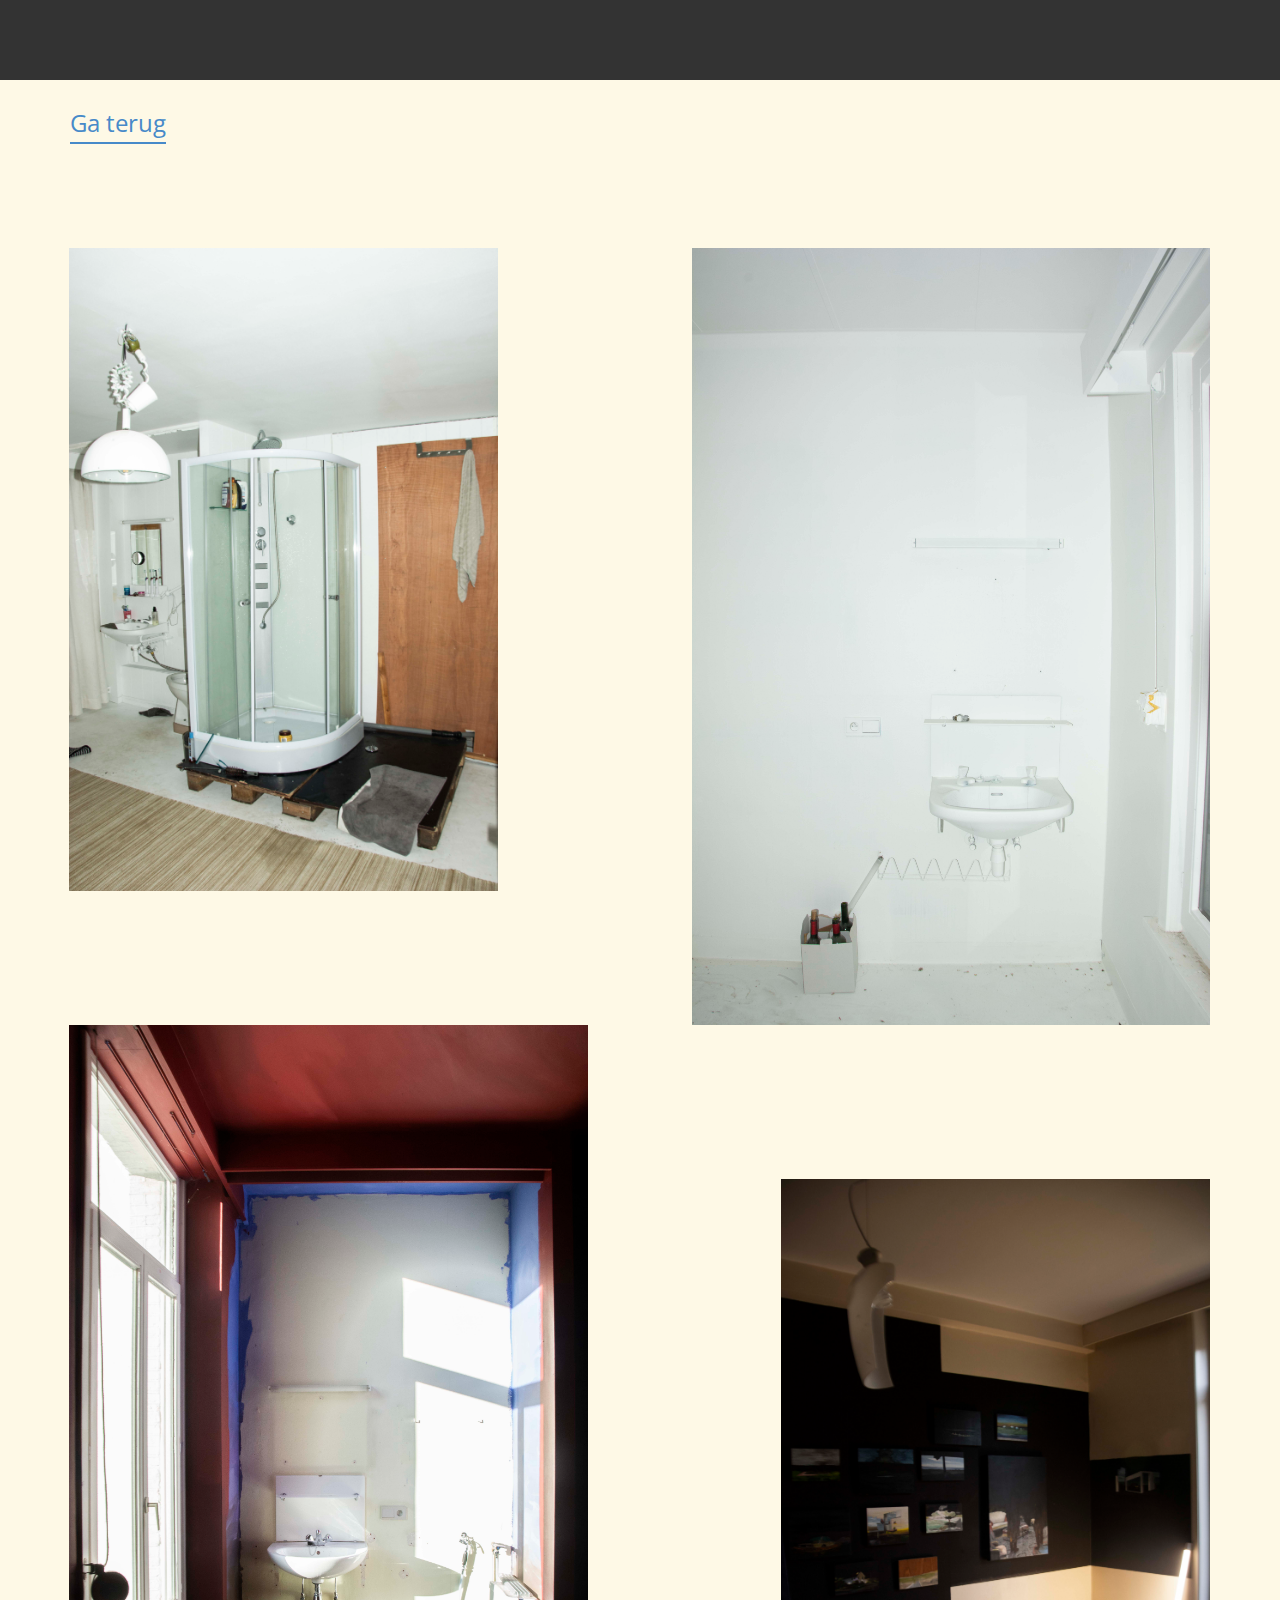
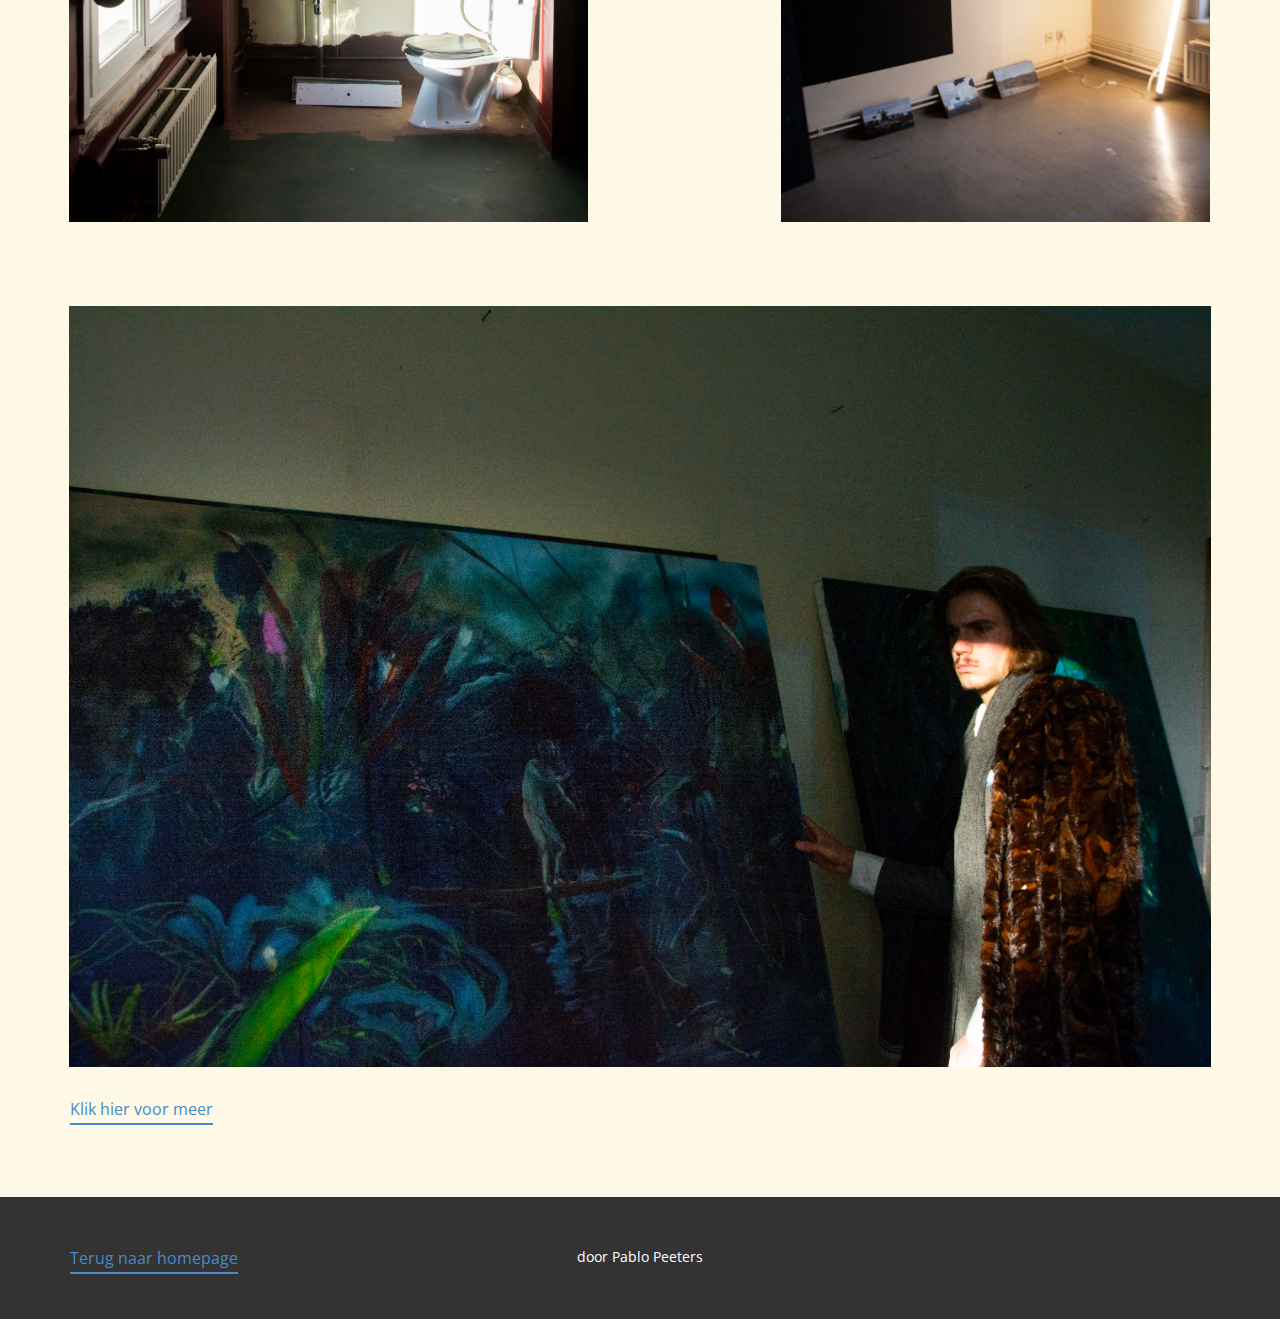
<file: Pagina-3.html>
<!DOCTYPE html>
<html style="font-size: 16px;">
  <head>
    <meta name="viewport" content="width=device-width, initial-scale=1.0">
    <meta charset="utf-8">
    <meta name="keywords" content="">
    <meta name="description" content="">
    <meta name="page_type" content="np-template-header-footer-from-plugin">
    <title>Pagina 3</title>
    <link rel="stylesheet" href="falcon.css" media="screen">
<link rel="stylesheet" href="Pagina-3.css" media="screen">
    <script class="u-script" type="text/javascript" src="jquery.js" defer=""></script>
    <script class="u-script" type="text/javascript" src="falcon.js" defer=""></script>
    <meta name="generator" content="falcon 3.0.9, falcon.com">
    <link id="u-theme-google-font" rel="stylesheet" href="https://fonts.googleapis.com/css?family=Roboto:100,100i,300,300i,400,400i,500,500i,700,700i,900,900i|Open+Sans:300,300i,400,400i,600,600i,700,700i,800,800i">
    
    
    <script type="application/ld+json">{
		"@context": "http://schema.org",
		"@type": "Organization",
		"name": "",
		"url": "index.html"
}</script>
    <meta property="og:title" content="Pagina 3">
    <meta property="og:type" content="website">
    <meta name="theme-color" content="#478ac9">
    <link rel="canonical" href="index.html">
    <meta property="og:url" content="index.html">
  </head>
  <body class="u-body"><header class="u-align-left u-clearfix u-grey-80 u-header u-header" id="sec-ec3d"><div class="u-clearfix u-sheet u-sheet-1"></div></header>
    <section class="u-clearfix u-palette-3-light-3 u-section-1" id="sec-4134">
      <div class="u-clearfix u-sheet u-sheet-1">
        <a href="SCHILDERWERKEN.html" data-page-id="85774876" class="u-active-none u-border-2 u-border-palette-1-base u-btn u-btn-rectangle u-button-style u-hover-none u-none u-btn-1">Ga terug</a>
        <img src="images/FALCO_10.JPG" alt="" class="u-image u-image-default u-image-1" data-image-width="4000" data-image-height="6000">
        <img src="images/FALCO_81.JPG" alt="" class="u-image u-image-default u-image-2" data-image-width="4000" data-image-height="6000">
        <img src="images/FALCO_7.JPG" alt="" class="u-image u-image-default u-image-3" data-image-width="4000" data-image-height="6000">
        <img src="images/FALCO_11.JPG" alt="" class="u-image u-image-default u-image-4" data-image-width="3764" data-image-height="5785">
        <img src="images/FALCO_5.JPG" alt="" class="u-image u-image-default u-image-5" data-image-width="5421" data-image-height="3614">
        <a href="Pagina-2.html" data-page-id="785925961" class="u-active-none u-border-2 u-border-palette-1-base u-btn u-btn-rectangle u-button-style u-hover-none u-none u-btn-2">Klik hier voor meer</a>
      </div>
    </section>
    
    
    <footer class="u-align-center u-clearfix u-footer u-grey-80 u-footer" id="sec-0969"><div class="u-clearfix u-sheet u-sheet-1">
        <p class="u-small-text u-text u-text-variant u-text-1">door Pablo Peeters</p>
        <a href="Homepage.html" data-page-id="2910201064" class="u-active-none u-border-2 u-border-palette-1-base u-btn u-btn-rectangle u-button-style u-hover-none u-none u-btn-1">Terug naar homepage</a>
      </div></footer>
    
  </body>
</html>
</file>
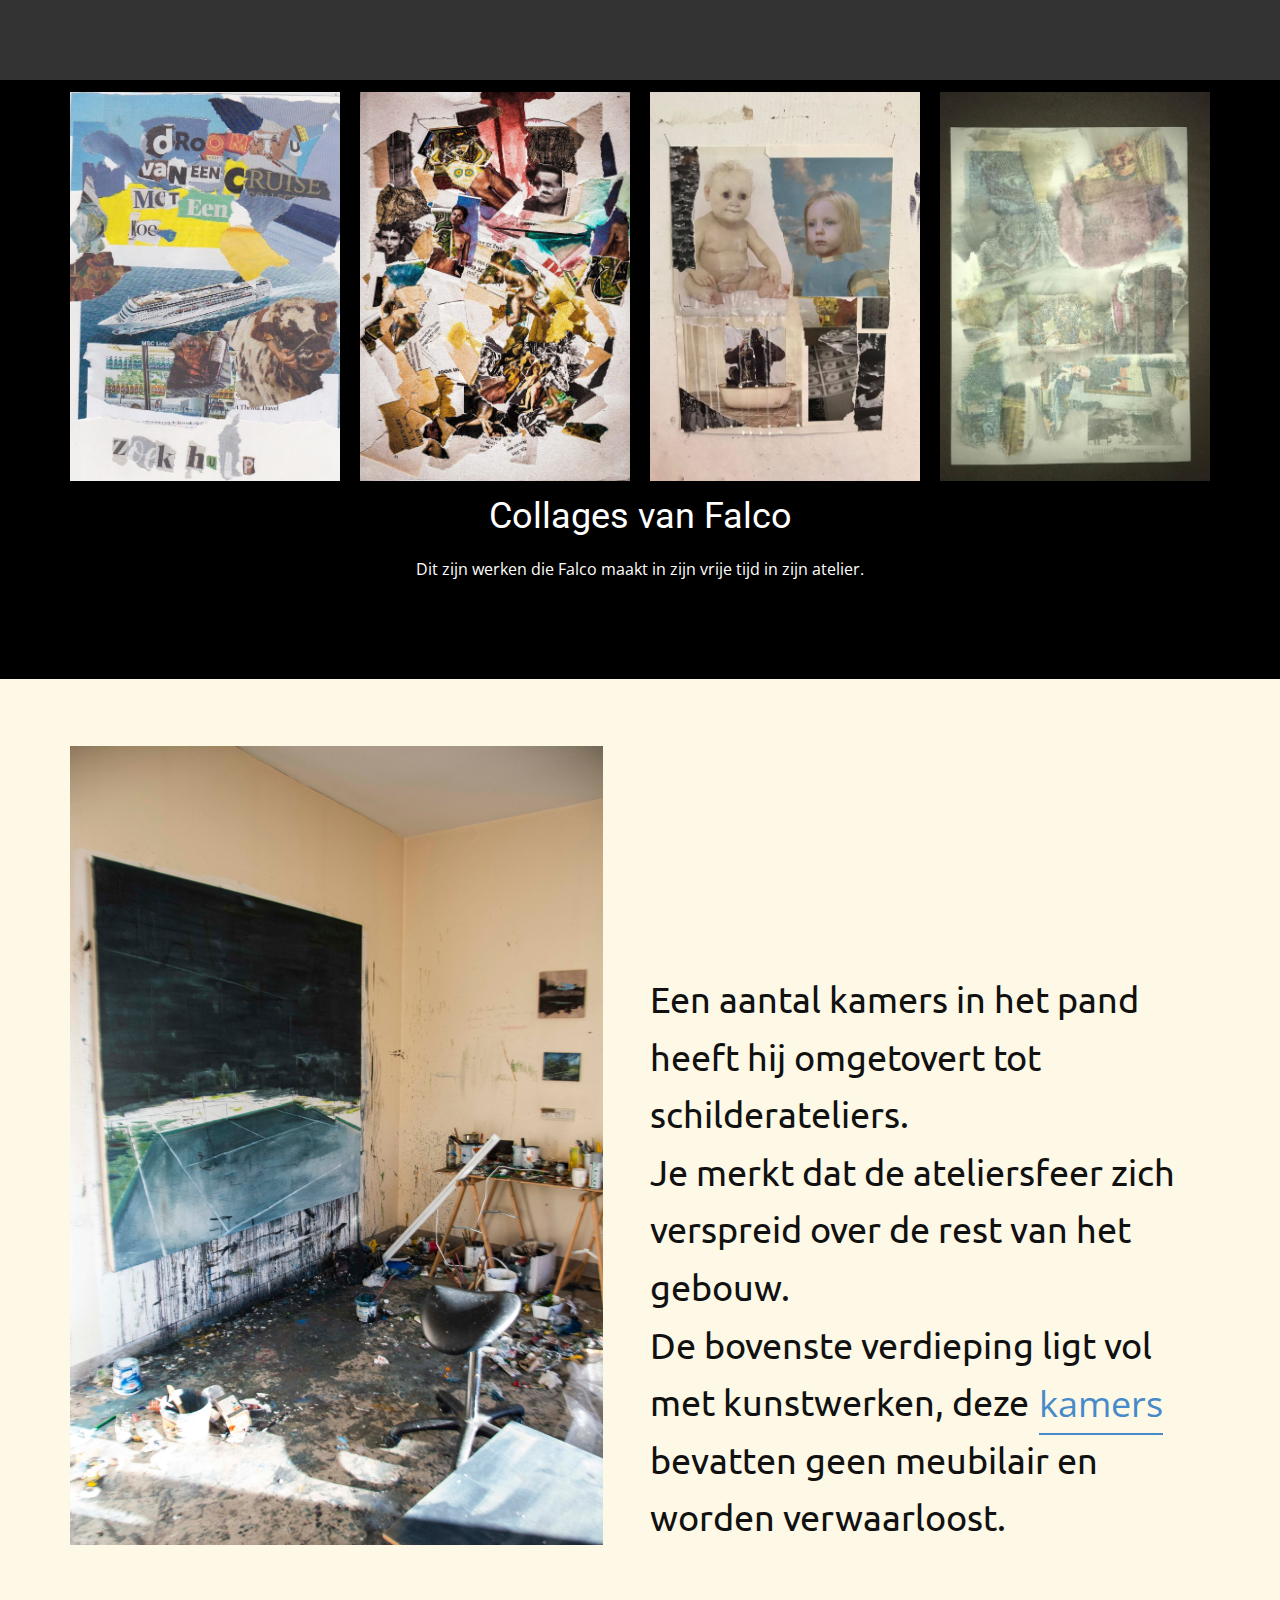
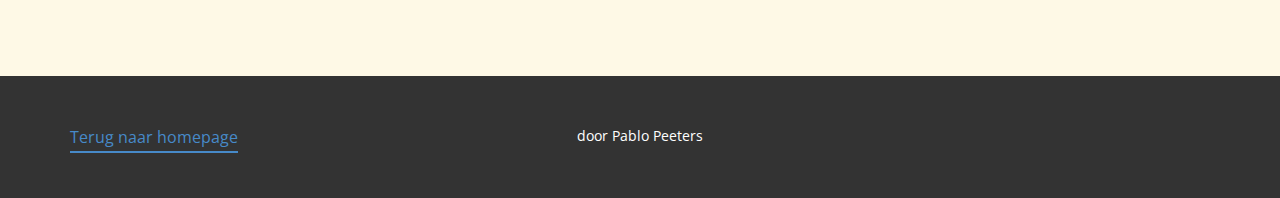
<file: SCHILDERWERKEN.html>
<!DOCTYPE html>
<html style="font-size: 16px;">
  <head>
    <meta name="viewport" content="width=device-width, initial-scale=1.0">
    <meta charset="utf-8">
    <meta name="keywords" content="Collages van Falco">
    <meta name="description" content="">
    <meta name="page_type" content="np-template-header-footer-from-plugin">
    <title>SCHILDERWERKEN</title>
    <link rel="stylesheet" href="falcon.css" media="screen">
<link rel="stylesheet" href="SCHILDERWERKEN.css" media="screen">
    <script class="u-script" type="text/javascript" src="jquery.js" defer=""></script>
    <script class="u-script" type="text/javascript" src="falcon.js" defer=""></script>
    <meta name="generator" content="falcon 3.0.9, falcon.com">
    <link id="u-theme-google-font" rel="stylesheet" href="https://fonts.googleapis.com/css?family=Roboto:100,100i,300,300i,400,400i,500,500i,700,700i,900,900i|Open+Sans:300,300i,400,400i,600,600i,700,700i,800,800i">
    <link id="u-page-google-font" rel="stylesheet" href="https://fonts.googleapis.com/css?family=Ubuntu:300,300i,400,400i,500,500i,700,700i">
    
    
    
    <script type="application/ld+json">{
		"@context": "http://schema.org",
		"@type": "Organization",
		"name": "",
		"url": "index.html"
}</script>
    <meta property="og:title" content="SCHILDERWERKEN">
    <meta property="og:type" content="website">
    <meta name="theme-color" content="#478ac9">
    <link rel="canonical" href="index.html">
    <meta property="og:url" content="index.html">
  </head>
  <body class="u-body"><header class="u-align-left u-clearfix u-grey-80 u-header u-header" id="sec-ec3d"><div class="u-clearfix u-sheet u-sheet-1"></div></header>
    <section class="u-align-center u-black u-clearfix u-section-1" id="sec-747e">
      <div class="u-clearfix u-sheet u-sheet-1">
        <div class="u-expanded-width u-gallery u-layout-grid u-lightbox u-show-text-on-hover u-gallery-1">
          <div class="u-gallery-inner u-gallery-inner-1">
            <div class="u-effect-fade u-gallery-item">
              <div class="u-back-slide" data-image-width="613" data-image-height="865">
                <img class="u-back-image u-expanded" src="images/55576128_1983265321969513_3259583193560383488_n.jpg">
              </div>
              <div class="u-over-slide u-shading u-over-slide-1">
                <h3 class="u-gallery-heading"></h3>
                <p class="u-gallery-text"></p>
              </div>
            </div>
            <div class="u-effect-fade u-gallery-item">
              <div class="u-back-slide">
                <img class="u-back-image u-expanded" src="images/53566847_355117031881104_164961138264506368_n.jpg">
              </div>
              <div class="u-over-slide u-shading u-over-slide-2">
                <h3 class="u-gallery-heading"></h3>
                <p class="u-gallery-text"></p>
              </div>
            </div>
            <div class="u-effect-fade u-gallery-item">
              <div class="u-back-slide">
                <img class="u-back-image u-expanded" src="images/59320270_2005163022926998_4342216931302965248_n.jpg">
              </div>
              <div class="u-over-slide u-shading u-over-slide-3">
                <h3 class="u-gallery-heading"></h3>
                <p class="u-gallery-text"></p>
              </div>
            </div>
            <div class="u-effect-fade u-gallery-item">
              <div class="u-back-slide">
                <img class="u-back-image u-expanded" src="images/59722094_412037499378484_7191712159200444416_n.jpg">
              </div>
              <div class="u-over-slide u-shading u-over-slide-4">
                <h3 class="u-gallery-heading"></h3>
                <p class="u-gallery-text"></p>
              </div>
            </div>
          </div>
        </div>
        <h2 class="u-text u-text-1">Collages van Falco</h2>
        <p class="u-text u-text-2">Dit zijn werken die Falco maakt in zijn vrije tijd in zijn atelier.</p>
      </div>
    </section>
    <section class="u-clearfix u-palette-3-light-3 u-section-2" id="sec-60cd">
      <div class="u-clearfix u-sheet u-sheet-1">
        <img src="images/FALCO_6.JPG" alt="" class="u-image u-image-default u-image-1" data-image-width="4000" data-image-height="6000">
        <p class="u-custom-font u-font-ubuntu u-text u-text-1">Een aantal kamers in het pand heeft hij omgetovert tot schilderateliers.<br>Je merkt dat de ateliersfeer zich verspreid over de rest van het gebouw.&nbsp;<br>De bovenste verdieping ligt vol met kunstwerken, deze&nbsp;&nbsp;<br>bevatten geen meubilair en worden verwaarloost.&nbsp;
        </p>
        <a href="Pagina-3.html" data-page-id="2901001073" class="u-active-none u-border-2 u-border-palette-1-base u-btn u-btn-rectangle u-button-style u-hover-none u-none u-btn-1">kamers</a>
      </div>
    </section>
    
    
    <footer class="u-align-center u-clearfix u-footer u-grey-80 u-footer" id="sec-0969"><div class="u-clearfix u-sheet u-sheet-1">
        <p class="u-small-text u-text u-text-variant u-text-1">door Pablo Peeters</p>
        <a href="Homepage.html" data-page-id="2910201064" class="u-active-none u-border-2 u-border-palette-1-base u-btn u-btn-rectangle u-button-style u-hover-none u-none u-btn-1">Terug naar homepage</a>
      </div></footer>
    
  </body>
</html>
</file>
<file: Homepage.css>
.u-section-1 .u-sheet-1 {
  min-height: 745px;
}

.u-section-1 .u-layout-wrap-1 {
  margin: 60px auto 60px 0;
}

.u-section-1 .u-image-1 {
  min-height: 559px;
  background-image: url("images/FALCO_3.JPG");
  background-position: 50% 50%;
}

.u-section-1 .u-container-layout-1 {
  padding: 30px 60px;
}

.u-section-1 .u-layout-cell-2 {
  min-height: 629px;
}

.u-section-1 .u-container-layout-2 {
  padding: 30px 60px;
}

.u-section-1 .u-text-1 {
  background-image: none;
  margin: 0;
}

.u-section-1 .u-btn-1 {
  background-image: none;
  font-weight: 700;
  font-size: 3.75rem;
  margin: 12px auto 0;
  padding: 130px 118px;
}

@media (max-width: 1199px) {
  .u-section-1 .u-sheet-1 {
    min-height: 453px;
  }

  .u-section-1 .u-layout-wrap-1 {
    margin-right: initial;
    margin-left: initial;
  }

  .u-section-1 .u-image-1 {
    min-height: 461px;
  }

  .u-section-1 .u-layout-cell-2 {
    min-height: 519px;
  }
}

@media (max-width: 991px) {
  .u-section-1 .u-sheet-1 {
    min-height: 992px;
  }

  .u-section-1 .u-image-1 {
    min-height: 706px;
  }

  .u-section-1 .u-container-layout-1 {
    padding-left: 30px;
    padding-right: 30px;
  }

  .u-section-1 .u-layout-cell-2 {
    min-height: 100px;
  }

  .u-section-1 .u-container-layout-2 {
    padding-left: 30px;
    padding-right: 30px;
  }
}

@media (max-width: 767px) {
  .u-section-1 .u-sheet-1 {
    min-height: 718px;
  }

  .u-section-1 .u-image-1 {
    min-height: 530px;
  }

  .u-section-1 .u-container-layout-1 {
    padding-left: 10px;
    padding-right: 10px;
  }

  .u-section-1 .u-container-layout-2 {
    padding-left: 10px;
    padding-right: 10px;
  }
}

@media (max-width: 575px) {
  .u-section-1 .u-sheet-1 {
    min-height: 533px;
  }

  .u-section-1 .u-image-1 {
    min-height: 334px;
  }
}.u-section-2 .u-sheet-1 {
  min-height: 695px;
}

.u-section-2 .u-layout-wrap-1 {
  margin: 60px auto 60px 0;
}

.u-section-2 .u-layout-cell-1 {
  min-height: 517px;
}

.u-section-2 .u-container-layout-1 {
  padding: 30px;
}

.u-section-2 .u-image-1 {
  height: 347px;
  margin: 0 auto 0 0;
}

.u-section-2 .u-btn-1 {
  background-image: none;
  border-style: none none solid;
  margin: 0 auto 0 0;
  padding: 0;
}

.u-section-2 .u-layout-cell-2 {
  min-height: 96px;
}

.u-section-2 .u-container-layout-2 {
  padding: 30px;
}

.u-section-2 .u-text-1 {
  margin-top: 0;
  margin-bottom: 0;
}

.u-section-2 .u-layout-cell-3 {
  min-height: 421px;
}

.u-section-2 .u-container-layout-3 {
  padding: 30px;
}

.u-section-2 .u-text-2 {
  margin: 0;
}

.u-section-2 .u-layout-cell-4 {
  min-height: 421px;
}

.u-section-2 .u-container-layout-4 {
  padding: 30px;
}

.u-section-2 .u-text-3 {
  margin: 0 auto 0 0;
}

@media (max-width: 1199px) {
  .u-section-2 .u-sheet-1 {
    min-height: 472px;
  }

  .u-section-2 .u-layout-wrap-1 {
    margin-bottom: 0;
    margin-right: initial;
    margin-left: initial;
  }

  .u-section-2 .u-layout-cell-1 {
    min-height: 426px;
  }

  .u-section-2 .u-image-1 {
    height: 275px;
    margin-right: initial;
    margin-left: initial;
  }

  .u-section-2 .u-layout-cell-2 {
    min-height: 79px;
  }

  .u-section-2 .u-layout-cell-3 {
    min-height: 347px;
  }

  .u-section-2 .u-layout-cell-4 {
    min-height: 347px;
  }
}

@media (max-width: 991px) {
  .u-section-2 .u-sheet-1 {
    min-height: 436px;
  }

  .u-section-2 .u-layout-cell-1 {
    min-height: 100px;
  }

  .u-section-2 .u-image-1 {
    height: 716px;
    margin-right: initial;
    margin-left: initial;
  }

  .u-section-2 .u-layout-cell-2 {
    min-height: 100px;
  }

  .u-section-2 .u-layout-cell-3 {
    min-height: 100px;
  }

  .u-section-2 .u-layout-cell-4 {
    min-height: 100px;
  }
}

@media (max-width: 767px) {
  .u-section-2 .u-sheet-1 {
    min-height: 536px;
  }

  .u-section-2 .u-container-layout-1 {
    padding-left: 10px;
    padding-right: 10px;
  }

  .u-section-2 .u-image-1 {
    height: 564px;
    margin-right: initial;
    margin-left: initial;
  }

  .u-section-2 .u-container-layout-2 {
    padding-left: 10px;
    padding-right: 10px;
  }

  .u-section-2 .u-container-layout-3 {
    padding-left: 10px;
    padding-right: 10px;
  }

  .u-section-2 .u-container-layout-4 {
    padding-left: 10px;
    padding-right: 10px;
  }
}

@media (max-width: 575px) {
  .u-section-2 .u-image-1 {
    height: 347px;
    margin-right: initial;
    margin-left: initial;
  }
}.u-section-3 .u-sheet-1 {
  min-height: 989px;
}

.u-section-3 .u-image-1 {
  width: 700px;
  height: 700px;
  margin: 73px auto 0;
}

.u-section-3 .u-btn-1 {
  background-image: none;
  margin: 40px auto 60px;
}

@media (max-width: 767px) {
  .u-section-3 .u-sheet-1 {
    min-height: 829px;
  }

  .u-section-3 .u-image-1 {
    width: 540px;
    height: 540px;
  }
}

@media (max-width: 575px) {
  .u-section-3 .u-sheet-1 {
    min-height: 629px;
  }

  .u-section-3 .u-image-1 {
    width: 340px;
    height: 340px;
  }
}
</file>
<file: Het-Vijverhof.css>
.u-section-1 .u-sheet-1 {
  min-height: 1366px;
}

.u-section-1 .u-text-1 {
  margin: 113px 553px 0 0;
}

.u-section-1 .u-image-1 {
  width: 543px;
  height: 352px;
  margin: -31px 0 0 auto;
}

.u-section-1 .u-text-2 {
  margin: -310px 553px 0 0;
}

.u-section-1 .u-text-3 {
  margin: 358px 0 0;
}

.u-section-1 .u-btn-1 {
  background-image: none;
  border-style: none none solid;
  margin: -27px 449px 0 auto;
  padding: 0;
}

.u-section-1 .u-image-2 {
  height: 335px;
  margin: 31px auto 60px 0;
}

@media (max-width: 1199px) {
  .u-section-1 .u-sheet-1 {
    min-height: 1811px;
  }

  .u-section-1 .u-text-1 {
    margin-top: 144px;
    margin-right: 353px;
  }

  .u-section-1 .u-image-1 {
    margin-top: -70px;
  }

  .u-section-1 .u-text-2 {
    margin-top: 49px;
    margin-right: 353px;
  }

  .u-section-1 .u-text-3 {
    margin-top: -463px;
  }

  .u-section-1 .u-btn-1 {
    margin-top: -302px;
    margin-right: 249px;
  }

  .u-section-1 .u-image-2 {
    margin-top: 333px;
    margin-right: initial;
    margin-left: initial;
  }
}

@media (max-width: 991px) {
  .u-section-1 .u-sheet-1 {
    min-height: 1734px;
  }

  .u-section-1 .u-text-1 {
    margin-top: 209px;
    margin-right: 133px;
  }

  .u-section-1 .u-image-1 {
    margin-top: -135px;
  }

  .u-section-1 .u-text-2 {
    margin-top: 88px;
    margin-right: 133px;
  }

  .u-section-1 .u-btn-1 {
    margin-right: 29px;
  }
}

@media (max-width: 767px) {
  .u-section-1 .u-sheet-1 {
    min-height: 1959px;
  }

  .u-section-1 .u-text-1 {
    margin-top: 459px;
    margin-right: 0;
  }

  .u-section-1 .u-image-1 {
    width: 540px;
    height: 350px;
    margin-top: -385px;
  }

  .u-section-1 .u-text-2 {
    margin-top: 338px;
    margin-right: 0;
  }

  .u-section-1 .u-btn-1 {
    margin-right: 0;
  }
}

@media (max-width: 575px) {
  .u-section-1 .u-sheet-1 {
    min-height: 1688px;
  }

  .u-section-1 .u-text-1 {
    margin-top: 229px;
  }

  .u-section-1 .u-image-1 {
    width: 340px;
    height: 220px;
    margin-top: -141px;
  }

  .u-section-1 .u-text-2 {
    margin-top: 181px;
  }

  .u-section-1 .u-text-3 {
    margin-top: -472px;
  }

  .u-section-1 .u-btn-1 {
    margin-top: -389px;
  }
}
</file>
<file: Pagina-1.css>
.u-section-1 .u-sheet-1 {
  min-height: 684px;
}

.u-section-1 .u-text-1 {
  font-style: italic;
  font-size: 1.25rem;
  margin: 203px 23px 0 533px;
}

.u-section-1 .u-image-1 {
  width: 507px;
  height: 338px;
  margin: -64px auto 0 0;
}

.u-section-1 .u-text-2 {
  margin: -266px 23px 0 533px;
}

.u-section-1 .u-btn-1 {
  background-image: none;
  border-style: none none solid;
  margin: -77px 213px 60px auto;
  padding: 0;
}

@media (max-width: 1199px) {
  .u-section-1 .u-text-1 {
    margin-right: 0;
    margin-left: 356px;
  }

  .u-section-1 .u-text-2 {
    margin-right: 0;
    margin-left: 356px;
  }

  .u-section-1 .u-btn-1 {
    margin-right: 13px;
  }
}

@media (max-width: 991px) {
  .u-section-1 .u-text-1 {
    margin-left: 136px;
  }

  .u-section-1 .u-text-2 {
    margin-left: 136px;
  }

  .u-section-1 .u-btn-1 {
    margin-right: 0;
  }
}

@media (max-width: 767px) {
  .u-section-1 .u-text-1 {
    margin-left: 0;
  }

  .u-section-1 .u-text-2 {
    margin-left: 0;
  }
}

@media (max-width: 575px) {
  .u-section-1 .u-sheet-1 {
    min-height: 573px;
  }

  .u-section-1 .u-image-1 {
    width: 340px;
    height: 227px;
  }

  .u-section-1 .u-text-2 {
    margin-top: -396px;
  }
}.u-section-2 .u-sheet-1 {
  min-height: 1079px;
}

.u-section-2 .u-text-1 {
  font-style: italic;
  margin: 138px 556px 0 0;
}

.u-section-2 .u-text-2 {
  margin: 138px 556px 0 0;
}

.u-section-2 .u-image-1 {
  width: 484px;
  height: 726px;
  margin: -444px 0 0 auto;
}

.u-section-2 .u-btn-1 {
  font-size: 3rem;
  background-image: none;
  margin: -222px auto 60px 0;
  padding: 14px 18px 15px 17px;
}

@media (max-width: 1199px) {
  .u-section-2 .u-text-1 {
    margin-right: 356px;
  }

  .u-section-2 .u-text-2 {
    margin-right: 356px;
  }
}

@media (max-width: 991px) {
  .u-section-2 .u-text-1 {
    margin-right: 136px;
  }

  .u-section-2 .u-text-2 {
    margin-right: 136px;
  }
}

@media (max-width: 767px) {
  .u-section-2 .u-text-1 {
    margin-right: 0;
  }

  .u-section-2 .u-text-2 {
    margin-right: 0;
  }
}

@media (max-width: 575px) {
  .u-section-2 .u-sheet-1 {
    min-height: 863px;
  }

  .u-section-2 .u-image-1 {
    width: 340px;
    height: 510px;
  }

  .u-section-2 .u-btn-1 {
    margin-top: -6px;
  }
}
</file>
<file: Pagina-2.css>
.u-section-1-1 .u-sheet-1 {
  min-height: 1037px;
}

.u-section-1-1 .u-image-1 {
  width: 570px;
  height: 855px;
  margin: 60px auto;
}

@media (max-width: 1199px) {
  .u-section-1-1 .u-image-1 {
    margin-bottom: 0;
  }
}

@media (max-width: 767px) {
  .u-section-1-1 .u-sheet-1 {
    min-height: 992px;
  }

  .u-section-1-1 .u-image-1 {
    width: 540px;
    height: 810px;
  }
}

@media (max-width: 575px) {
  .u-section-1-1 .u-sheet-1 {
    min-height: 692px;
  }

  .u-section-1-1 .u-image-1 {
    width: 340px;
    height: 510px;
  }
}.u-section-1-2 .u-sheet-1 {
  min-height: 1037px;
}

.u-section-1-2 .u-image-1 {
  width: 570px;
  height: 855px;
  margin: 60px auto;
}

@media (max-width: 767px) {
  .u-section-1-2 .u-sheet-1 {
    min-height: 992px;
  }

  .u-section-1-2 .u-image-1 {
    width: 540px;
    height: 810px;
  }
}

@media (max-width: 575px) {
  .u-section-1-2 .u-sheet-1 {
    min-height: 692px;
  }

  .u-section-1-2 .u-image-1 {
    width: 340px;
    height: 510px;
  }
}.u-section-1-3 .u-sheet-1 {
  min-height: 1037px;
}

.u-section-1-3 .u-image-1 {
  width: 570px;
  height: 855px;
  margin: 60px auto;
}

@media (max-width: 767px) {
  .u-section-1-3 .u-sheet-1 {
    min-height: 975px;
  }

  .u-section-1-3 .u-image-1 {
    width: 540px;
    height: 810px;
  }
}

@media (max-width: 575px) {
  .u-section-1-3 .u-image-1 {
    width: 340px;
    height: 510px;
  }
}.u-section-1-4 .u-sheet-1 {
  min-height: 1037px;
}

.u-section-1-4 .u-image-1 {
  width: 570px;
  height: 917px;
  margin: 60px auto;
}

@media (max-width: 767px) {
  .u-section-1-4 .u-sheet-1 {
    min-height: 988px;
  }

  .u-section-1-4 .u-image-1 {
    width: 540px;
    height: 868px;
  }
}

@media (max-width: 575px) {
  .u-section-1-4 .u-sheet-1 {
    min-height: 667px;
  }

  .u-section-1-4 .u-image-1 {
    width: 340px;
    height: 547px;
  }
}.u-section-1-5 .u-sheet-1 {
  min-height: 1037px;
}

.u-section-1-5 .u-image-1 {
  width: 570px;
  height: 855px;
  margin: 91px auto;
}

@media (max-width: 767px) {
  .u-section-1-5 .u-sheet-1 {
    min-height: 992px;
  }

  .u-section-1-5 .u-image-1 {
    width: 540px;
    height: 810px;
  }
}

@media (max-width: 575px) {
  .u-section-1-5 .u-sheet-1 {
    min-height: 692px;
  }

  .u-section-1-5 .u-image-1 {
    width: 340px;
    height: 510px;
  }
}.u-block-f202-2 {
  position: absolute;
  bottom: 10px;
}

.u-block-f202-3 {
  position: absolute;
  left: 0;
}

.u-block-f202-4 {
  position: absolute;
  right: 0;
}.u-section-2 {
  background-image: none;
}

.u-section-2 .u-sheet-1 {
  min-height: 619px;
}

.u-section-2 .u-video-1 {
  height: 360px;
  width: 640px;
  margin: 59px auto 0;
}

.u-section-2 .u-text-1 {
  width: 680px;
  margin: 31px auto 0;
}

.u-section-2 .u-text-2 {
  width: 680px;
  margin: 20px auto 60px;
}

@media (max-width: 1199px) {
  .u-section-2 .u-text-1 {
    margin-top: 304px;
  }

  .u-section-2 .u-text-2 {
    margin-bottom: 0;
  }
}

@media (max-width: 767px) {
  .u-section-2 .u-video-1 {
    height: 300px;
    margin-top: 60px;
    margin-right: initial;
    margin-left: initial;
    width: auto;
  }

  .u-section-2 .u-text-1 {
    width: 540px;
    margin-top: 264px;
    margin-left: 0;
    margin-right: 0;
  }

  .u-section-2 .u-text-2 {
    width: 540px;
  }
}

@media (max-width: 575px) {
  .u-section-2 .u-video-1 {
    height: 190px;
    margin-top: 161px;
    width: auto;
    margin-right: initial;
    margin-left: initial;
  }

  .u-section-2 .u-text-1 {
    width: 340px;
    margin-top: 232px;
  }

  .u-section-2 .u-text-2 {
    width: 340px;
  }
}
</file>
<file: Pagina-3.css>
.u-section-1 .u-sheet-1 {
  min-height: 2717px;
}

.u-section-1 .u-btn-1 {
  background-image: none;
  border-style: none none solid;
  font-size: 1.5rem;
  margin: 24px auto 0 0;
  padding: 0;
}

.u-section-1 .u-image-1 {
  width: 429px;
  height: 643px;
  margin: 104px auto 0 -1px;
}

.u-section-1 .u-image-2 {
  width: 518px;
  height: 777px;
  margin: -643px auto 0 622px;
}

.u-section-1 .u-image-3 {
  width: 429px;
  height: 643px;
  margin: 154px 0 0 auto;
}

.u-section-1 .u-image-4 {
  width: 519px;
  height: 797px;
  margin: -797px auto 0 -1px;
}

.u-section-1 .u-image-5 {
  width: 1142px;
  height: 761px;
  margin: 84px -1px 0;
}

.u-section-1 .u-btn-2 {
  background-image: none;
  border-style: none none solid;
  margin: 30px 0 60px;
  padding: 0;
}

@media (max-width: 1199px) {
  .u-section-1 .u-sheet-1 {
    min-height: 2582px;
  }

  .u-section-1 .u-btn-1 {
    margin-top: 539px;
  }

  .u-section-1 .u-image-1 {
    height: 644px;
    margin-top: -411px;
  }

  .u-section-1 .u-image-2 {
    margin-top: -644px;
    margin-left: 423px;
  }

  .u-section-1 .u-image-4 {
    height: 798px;
  }

  .u-section-1 .u-image-5 {
    width: 940px;
    height: 627px;
    margin-right: 0;
  }
}

@media (max-width: 991px) {
  .u-section-1 .u-sheet-1 {
    min-height: 2435px;
  }

  .u-section-1 .u-image-2 {
    margin-left: 203px;
  }

  .u-section-1 .u-image-5 {
    width: 720px;
    height: 480px;
  }
}

@media (max-width: 767px) {
  .u-section-1 .u-sheet-1 {
    min-height: 2315px;
  }

  .u-section-1 .u-image-2 {
    margin-left: 23px;
  }

  .u-section-1 .u-image-5 {
    width: 540px;
    height: 360px;
  }
}

@media (max-width: 575px) {
  .u-section-1 .u-sheet-1 {
    min-height: 1374px;
  }

  .u-section-1 .u-btn-1 {
    margin-top: 130px;
  }

  .u-section-1 .u-image-1 {
    width: 340px;
    height: 510px;
    margin-top: -2px;
    margin-left: 0;
  }

  .u-section-1 .u-image-2 {
    width: 340px;
    height: 510px;
    margin-top: -510px;
    margin-left: 0;
  }

  .u-section-1 .u-image-3 {
    width: 340px;
    height: 510px;
  }

  .u-section-1 .u-image-4 {
    width: 340px;
    height: 523px;
    margin-top: -664px;
    margin-left: 0;
  }

  .u-section-1 .u-image-5 {
    width: 340px;
    height: 227px;
    margin-top: 217px;
    margin-left: 0;
  }
}
</file>
<file: SCHILDERWERKEN.css>
.u-section-1 .u-sheet-1 {
  min-height: 599px;
}

.u-section-1 .u-gallery-1 {
  height: 389px;
  grid-template-columns: auto auto auto auto;
  grid-gap: 20px 20px;
  margin: 12px auto 0 0;
}

.u-section-1 .u-gallery-inner-1 {
  grid-template-columns: repeat(4, auto);
  grid-gap: 20px;
}

.u-section-1 .u-over-slide-1 {
  background-image: linear-gradient(0deg, rgba(0,0,0,0.2), rgba(0,0,0,0.2));
  padding: 20px;
}

.u-section-1 .u-over-slide-2 {
  background-image: linear-gradient(0deg, rgba(0,0,0,0.2), rgba(0,0,0,0.2));
  padding: 20px;
}

.u-section-1 .u-over-slide-3 {
  background-image: linear-gradient(0deg, rgba(0,0,0,0.2), rgba(0,0,0,0.2));
  padding: 20px;
}

.u-section-1 .u-over-slide-4 {
  background-image: linear-gradient(0deg, rgba(0,0,0,0.2), rgba(0,0,0,0.2));
  padding: 20px;
}

.u-section-1 .u-text-1 {
  margin: 16px 20px 0;
}

.u-section-1 .u-text-2 {
  margin: 20px 0 60px;
}

@media (max-width: 1199px) {
  .u-section-1 .u-sheet-1 {
    min-height: 531px;
  }

  .u-section-1 .u-gallery-1 {
    height: 320px;
    margin-right: initial;
    margin-left: initial;
  }

  .u-section-1 .u-text-1 {
    margin-left: 0;
    margin-right: 0;
  }
}

@media (max-width: 991px) {
  .u-section-1 .u-sheet-1 {
    min-height: 1191px;
  }

  .u-section-1 .u-gallery-1 {
    height: 980px;
    grid-template-columns: repeat(2, auto);
    margin-right: initial;
    margin-left: initial;
  }

  .u-section-1 .u-gallery-inner-1 {
    grid-template-columns: repeat(2, auto);
  }
}

@media (max-width: 767px) {
  .u-section-1 .u-sheet-1 {
    min-height: 3151px;
  }

  .u-section-1 .u-gallery-1 {
    height: 2940px;
    grid-template-columns: repeat(1, auto);
    margin-right: initial;
    margin-left: initial;
  }

  .u-section-1 .u-gallery-inner-1 {
    grid-template-columns: repeat(1, auto);
  }
}

@media (max-width: 575px) {
  .u-section-1 .u-sheet-1 {
    min-height: 2062px;
  }

  .u-section-1 .u-gallery-1 {
    height: 1851px;
    margin-right: initial;
    margin-left: initial;
  }
}.u-section-2 .u-sheet-1 {
  min-height: 997px;
}

.u-section-2 .u-image-1 {
  width: 533px;
  height: 799px;
  margin: 67px auto 0 0;
}

.u-section-2 .u-text-1 {
  font-size: 2.25rem;
  margin: -575px 0 0 580px;
}

.u-section-2 .u-btn-1 {
  background-image: none;
  border-style: none none solid;
  font-size: 2.25rem;
  margin: -171px 47px 60px auto;
  padding: 0;
}

@media (max-width: 1199px) {
  .u-section-2 .u-image-1 {
    height: 800px;
  }

  .u-section-2 .u-text-1 {
    margin-top: -576px;
    margin-right: 22px;
    margin-left: 380px;
  }

  .u-section-2 .u-btn-1 {
    margin-right: 0;
  }
}

@media (max-width: 991px) {
  .u-section-2 .u-text-1 {
    margin-right: 17px;
    margin-left: 160px;
  }
}

@media (max-width: 767px) {
  .u-section-2 .u-text-1 {
    margin-right: 13px;
    margin-left: 0;
  }
}

@media (max-width: 575px) {
  .u-section-2 .u-sheet-1 {
    min-height: 707px;
  }

  .u-section-2 .u-image-1 {
    width: 340px;
    height: 510px;
  }

  .u-section-2 .u-text-1 {
    margin-top: -286px;
    margin-right: 8px;
  }
}
</file>
